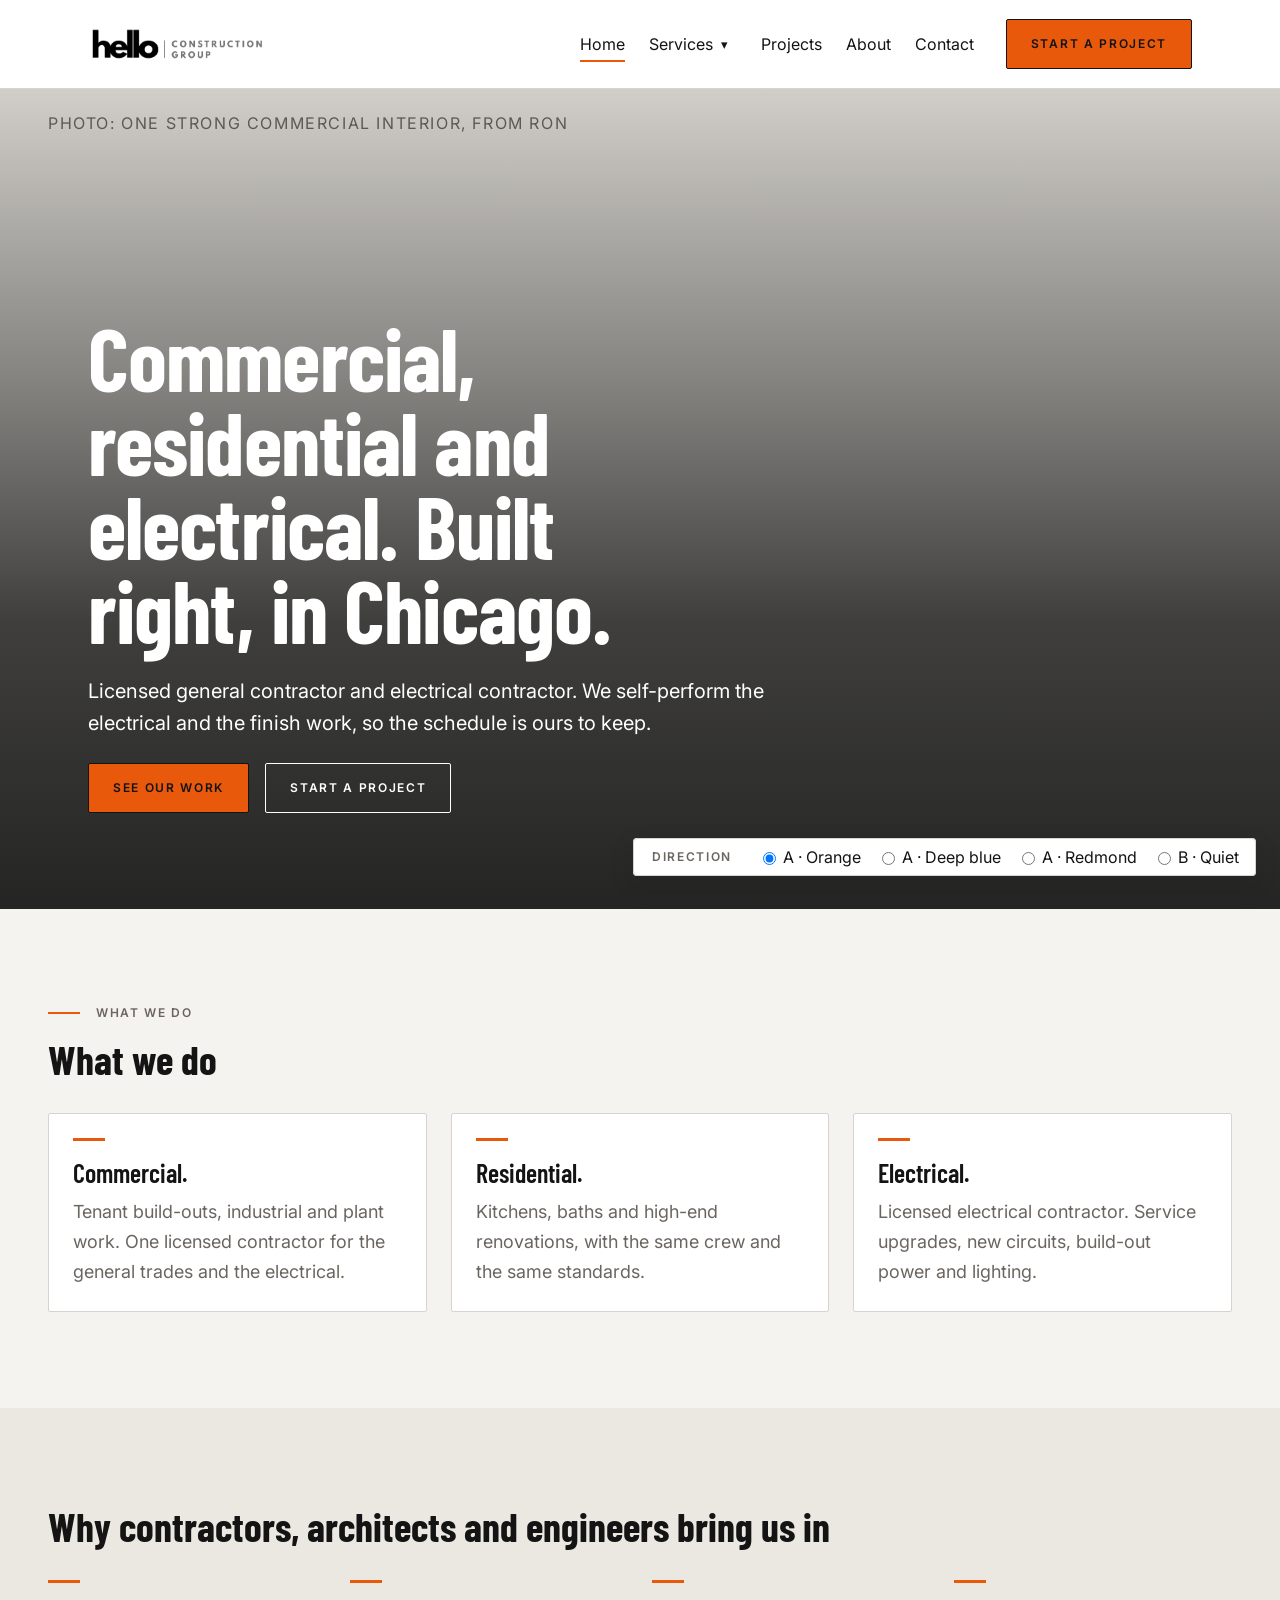
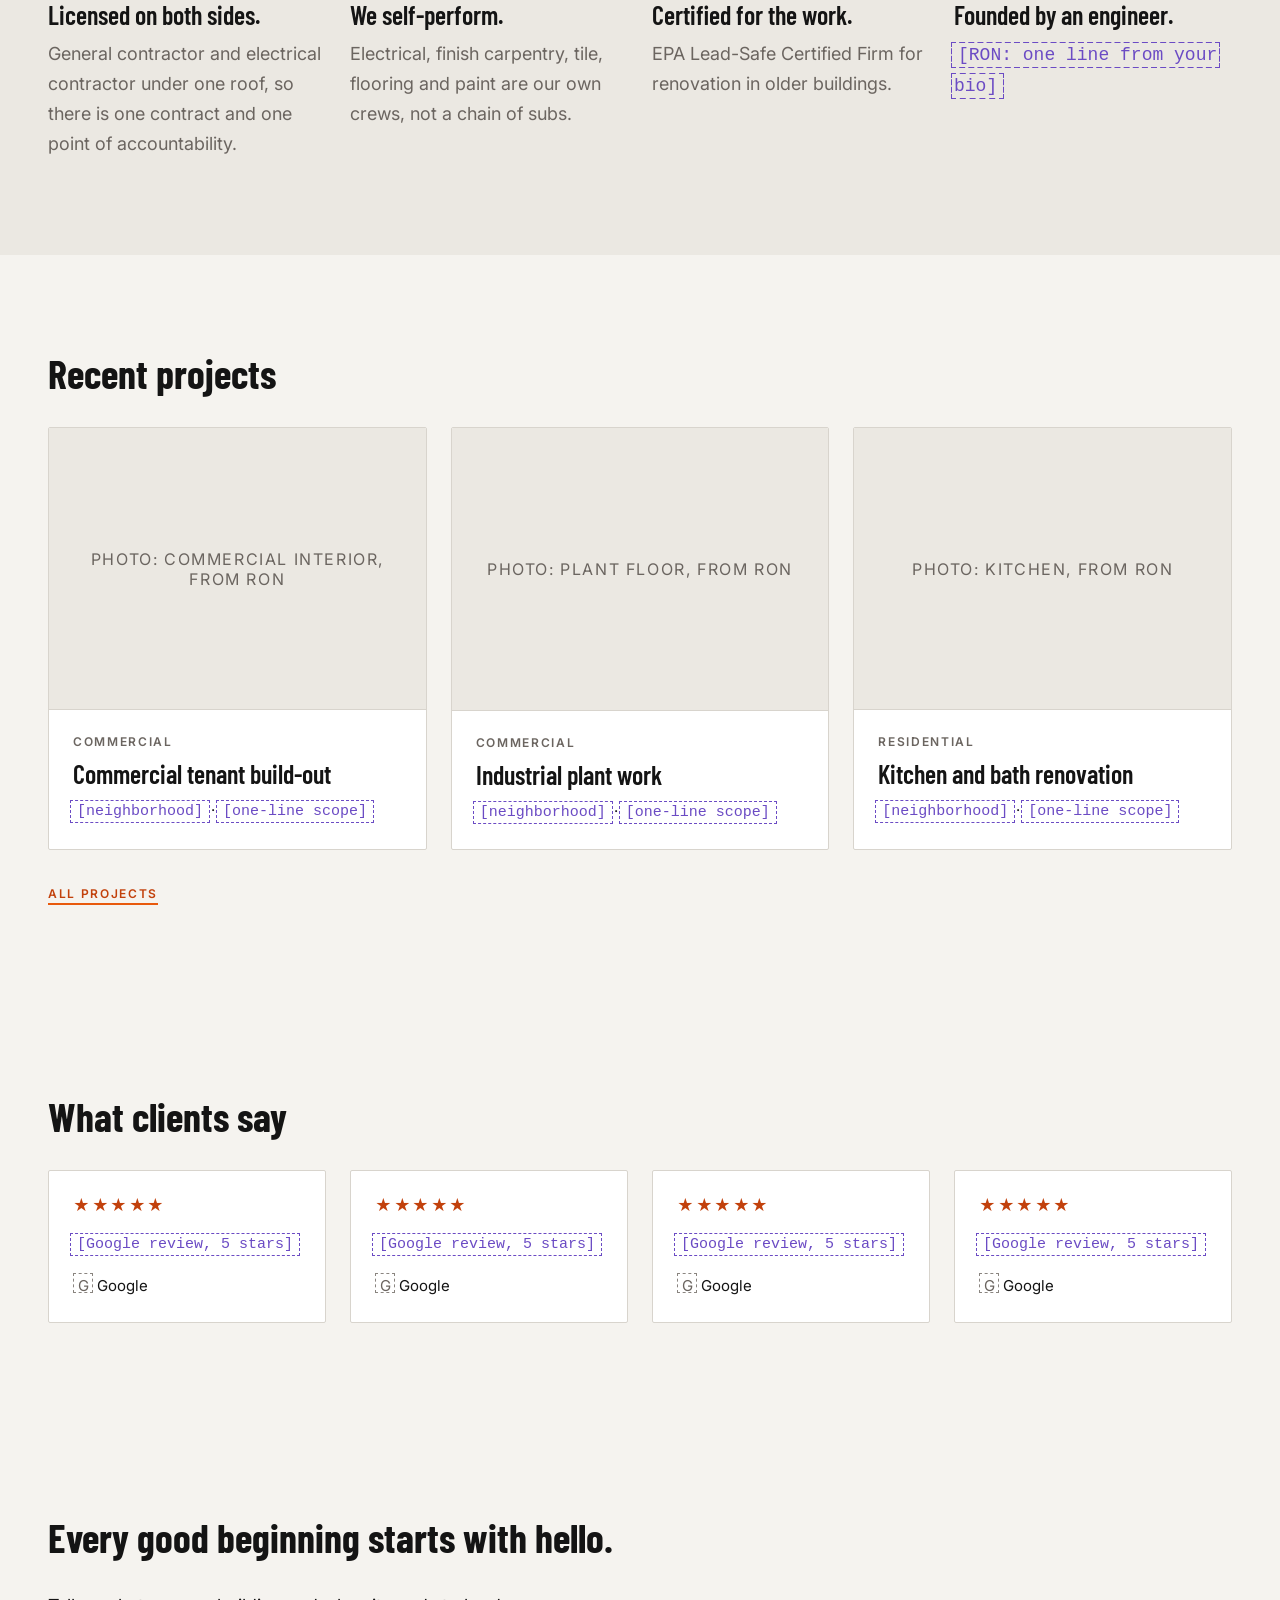
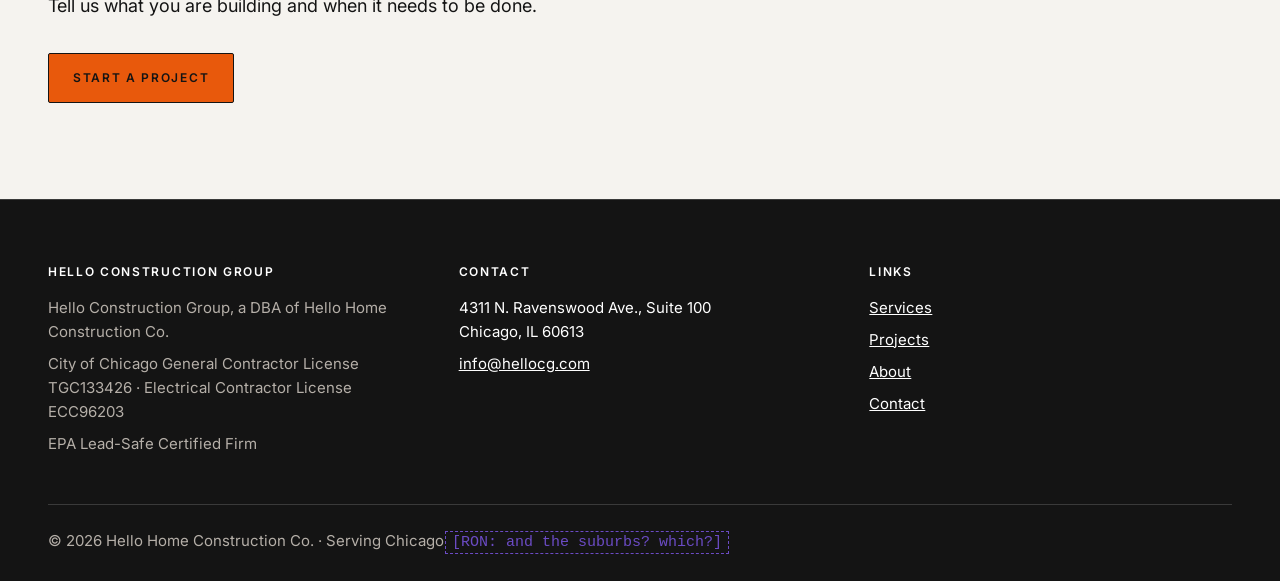
<file: index.html>
<!DOCTYPE html>
<html lang="en" data-theme="a-orange">
<head>
<meta charset="utf-8">
<meta name="viewport" content="width=device-width, initial-scale=1">
<title>Hello Construction Group | Commercial, Residential & Electrical Contractor, Chicago</title>
<meta name="description" content="Licensed Chicago general contractor and electrical contractor. Commercial tenant build-outs, industrial and plant work, high-end residential renovation. Hello Construction Group.">
<meta name="robots" content="noindex, nofollow">
<script>
  try {
    var t = localStorage.getItem('hellocg-theme');
    if (t) document.documentElement.setAttribute('data-theme', t);
  } catch (e) {}
</script>
<link rel="preconnect" href="https://fonts.googleapis.com">
<link rel="stylesheet" href="https://fonts.googleapis.com/css2?family=Barlow+Condensed:wght@600;700&family=Inter:wght@400;600&family=Fraunces:opsz,wght@9..144,300&family=DM+Sans:wght@400;500&display=swap">
<link rel="stylesheet" href="styles/tokens.css">
<link rel="stylesheet" href="styles/site.css">
</head>
<body>
<header class="site-header">
  <div class="header-inner">
    <a class="logo" href="index.html"><img src="assets/hellocg-wordmark.png" alt="Hello Construction Group" width="982" height="172"></a>
    <button class="menu-toggle" type="button" aria-expanded="false" aria-controls="site-nav" aria-label="Menu"><span class="menu-bars" aria-hidden="true"><i></i><i></i><i></i></span></button>
    <nav id="site-nav" class="site-nav" aria-label="Main">
      <ul class="nav-list">
        <li><a href="index.html" aria-current="page">Home</a></li>
        <li class="has-sub">
          <a href="services.html">Services</a><button class="sub-toggle" type="button" aria-expanded="false" aria-controls="sub-services" aria-label="Services menu"><span aria-hidden="true">▾</span></button>
          <ul id="sub-services" class="sub-list">
            <li><a href="commercial.html">Commercial</a></li>
            <li><a href="residential.html">Residential</a></li>
            <li><a href="electrical.html">Electrical</a></li>
          </ul>
        </li>
        <li><a href="projects.html">Projects</a></li>
        <li><a href="about.html">About</a></li>
        <li><a href="contact.html">Contact</a></li>
      </ul>
      <a class="btn btn-primary nav-cta" href="contact.html"><span class="t-label">Start a project</span></a>
    </nav>
  </div>
</header>
<main id="main">
<section class="hero">
  <figure class="hero-media"><div class="photo photo-hero"><span class="photo-label">PHOTO: one strong commercial interior, from Ron</span></div></figure>
  <div class="hero-copy">
    <h1 class="t-display">Commercial, residential and electrical. Built right, in Chicago.</h1>
    <p class="t-lead">Licensed general contractor and electrical contractor. We self-perform the electrical and the finish work, so the schedule is ours to keep.</p>
    <div class="hero-actions"><a class="btn btn-primary " href="projects.html"><span class="t-label">See our work</span></a><a class="btn btn-secondary btn-on-photo" href="contact.html"><span class="t-label">Start a project</span></a></div>
  </div>
</section>

<section class="section">
  <div class="container">
    <p class="t-label eyebrow"><span class="eyebrow-rule" aria-hidden="true"></span>What we do</p>
    <h2 class="t-h2">What we do</h2>
    <div class="grid-3 service-grid"><a class="service-card" href="commercial.html"><span class="tick" aria-hidden="true"></span><h3 class="t-h3">Commercial.</h3><p class="t-body muted">Tenant build-outs, industrial and plant work. One licensed contractor for the general trades and the electrical.</p></a><a class="service-card" href="residential.html"><span class="tick" aria-hidden="true"></span><h3 class="t-h3">Residential.</h3><p class="t-body muted">Kitchens, baths and high-end renovations, with the same crew and the same standards.</p></a><a class="service-card" href="electrical.html"><span class="tick" aria-hidden="true"></span><h3 class="t-h3">Electrical.</h3><p class="t-body muted">Licensed electrical contractor. Service upgrades, new circuits, build-out power and lighting.</p></a></div>
  </div>
</section>

<section class="section band">
  <div class="container">
    <h2 class="t-h2 narrow">Why contractors, architects and engineers bring us in</h2>
    <div class="grid-4 why-grid">
      <div class="why-item"><span class="tick" aria-hidden="true"></span><h3 class="t-h3">Licensed on both sides.</h3><p class="t-body muted">General contractor and electrical contractor under one roof, so there is one contract and one point of accountability.</p></div>
      <div class="why-item"><span class="tick" aria-hidden="true"></span><h3 class="t-h3">We self-perform.</h3><p class="t-body muted">Electrical, finish carpentry, tile, flooring and paint are our own crews, not a chain of subs.</p></div>
      <div class="why-item"><span class="tick" aria-hidden="true"></span><h3 class="t-h3">Certified for the work.</h3><p class="t-body muted">EPA Lead-Safe Certified Firm for renovation in older buildings.</p></div>
      <div class="why-item"><span class="tick" aria-hidden="true"></span><h3 class="t-h3">Founded by an engineer.</h3><p class="t-body muted"><span class="gap">[RON: one line from your bio]</span></p></div>
    </div>
  </div>
</section>

<section class="section">
  <div class="container">
    <h2 class="t-h2">Recent projects</h2>
    <div class="grid-3 project-grid">
      <a class="project-card" href="project.html">
  <div class="photo "><span class="photo-label">PHOTO: commercial interior, from Ron</span></div>
  <div class="project-card-body">
    <p class="t-label muted">Commercial</p>
    <h3 class="t-h3">Commercial tenant build-out</h3>
    <p class="t-small"><span class="gap">[neighborhood]</span> · <span class="gap">[one-line scope]</span></p>
  </div>
</a><a class="project-card" href="project.html">
  <div class="photo "><span class="photo-label">PHOTO: plant floor, from Ron</span></div>
  <div class="project-card-body">
    <p class="t-label muted">Commercial</p>
    <h3 class="t-h3">Industrial plant work</h3>
    <p class="t-small"><span class="gap">[neighborhood]</span> · <span class="gap">[one-line scope]</span></p>
  </div>
</a><a class="project-card" href="project.html">
  <div class="photo "><span class="photo-label">PHOTO: kitchen, from Ron</span></div>
  <div class="project-card-body">
    <p class="t-label muted">Residential</p>
    <h3 class="t-h3">Kitchen and bath renovation</h3>
    <p class="t-small"><span class="gap">[neighborhood]</span> · <span class="gap">[one-line scope]</span></p>
  </div>
</a>
    </div>
    <p class="section-link"><a class="t-label link-accent" href="projects.html">All projects</a></p>
  </div>
</section>

<section class="section reviews">
  <div class="container">
    <h2 class="t-h2">What clients say</h2>
    <div class="grid-4 review-grid">
      <div class="review-card"><p class="stars" aria-label="Five stars">★★★★★</p><p class="t-small"><span class="gap">[Google review, 5 stars]</span></p><p class="t-small google-mark"><span class="mark-placeholder" aria-hidden="true">G</span> Google</p></div><div class="review-card"><p class="stars" aria-label="Five stars">★★★★★</p><p class="t-small"><span class="gap">[Google review, 5 stars]</span></p><p class="t-small google-mark"><span class="mark-placeholder" aria-hidden="true">G</span> Google</p></div><div class="review-card"><p class="stars" aria-label="Five stars">★★★★★</p><p class="t-small"><span class="gap">[Google review, 5 stars]</span></p><p class="t-small google-mark"><span class="mark-placeholder" aria-hidden="true">G</span> Google</p></div><div class="review-card"><p class="stars" aria-label="Five stars">★★★★★</p><p class="t-small"><span class="gap">[Google review, 5 stars]</span></p><p class="t-small google-mark"><span class="mark-placeholder" aria-hidden="true">G</span> Google</p></div>
    </div>
  </div>
</section>

<section class="section closing">
  <div class="container">
    <h2 class="t-h2 narrow">Every good beginning starts with hello.</h2>
    <p class="t-body narrow">Tell us what you are building and when it needs to be done.</p>
    <p class="section-link"><a class="btn btn-primary " href="contact.html"><span class="t-label">Start a project</span></a></p>
  </div>
</section>
</main>
<footer class="site-footer">
  <div class="container footer-grid">
    <div class="footer-col">
      <p class="t-label footer-heading">Hello Construction Group</p>
      <p class="t-small footer-muted">Hello Construction Group, a DBA of Hello Home Construction Co.</p>
      <p class="t-small footer-muted">City of Chicago General Contractor License TGC133426 · Electrical Contractor License ECC96203</p>
      <p class="t-small footer-muted">EPA Lead-Safe Certified Firm</p>
    </div>
    <div class="footer-col">
      <p class="t-label footer-heading">Contact</p>
      <p class="t-small">4311 N. Ravenswood Ave., Suite 100<br>Chicago, IL 60613</p>
      <p class="t-small"><a href="mailto:info@hellocg.com">info@hellocg.com</a></p>
    </div>
    <div class="footer-col">
      <p class="t-label footer-heading">Links</p>
      <ul class="footer-links t-small">
        <li><a href="services.html">Services</a></li>
        <li><a href="projects.html">Projects</a></li>
        <li><a href="about.html">About</a></li>
        <li><a href="contact.html">Contact</a></li>
      </ul>
    </div>
  </div>
  <div class="container footer-bottom">
    <p class="t-small footer-muted">© 2026 Hello Home Construction Co. · Serving Chicago <span class="gap">[RON: and the suburbs? which?]</span></p>
  </div>
</footer>
<!-- Review scaffolding: delete before launch -->
<fieldset class="theme-control" aria-label="Design direction">
  <legend class="t-label">Direction</legend>
  <label><input type="radio" name="theme" value="a-orange" id="theme-a-orange"> A · Orange</label>
  <label><input type="radio" name="theme" value="a-blue" id="theme-a-blue"> A · Deep blue</label>
  <label><input type="radio" name="theme" value="a-red" id="theme-a-red"> A · Redmond</label>
  <label><input type="radio" name="theme" value="b" id="theme-b"> B · Quiet</label>
</fieldset>
<script src="scripts/theme.js"></script>
<script src="scripts/nav.js"></script>
</body>
</html>
</file>
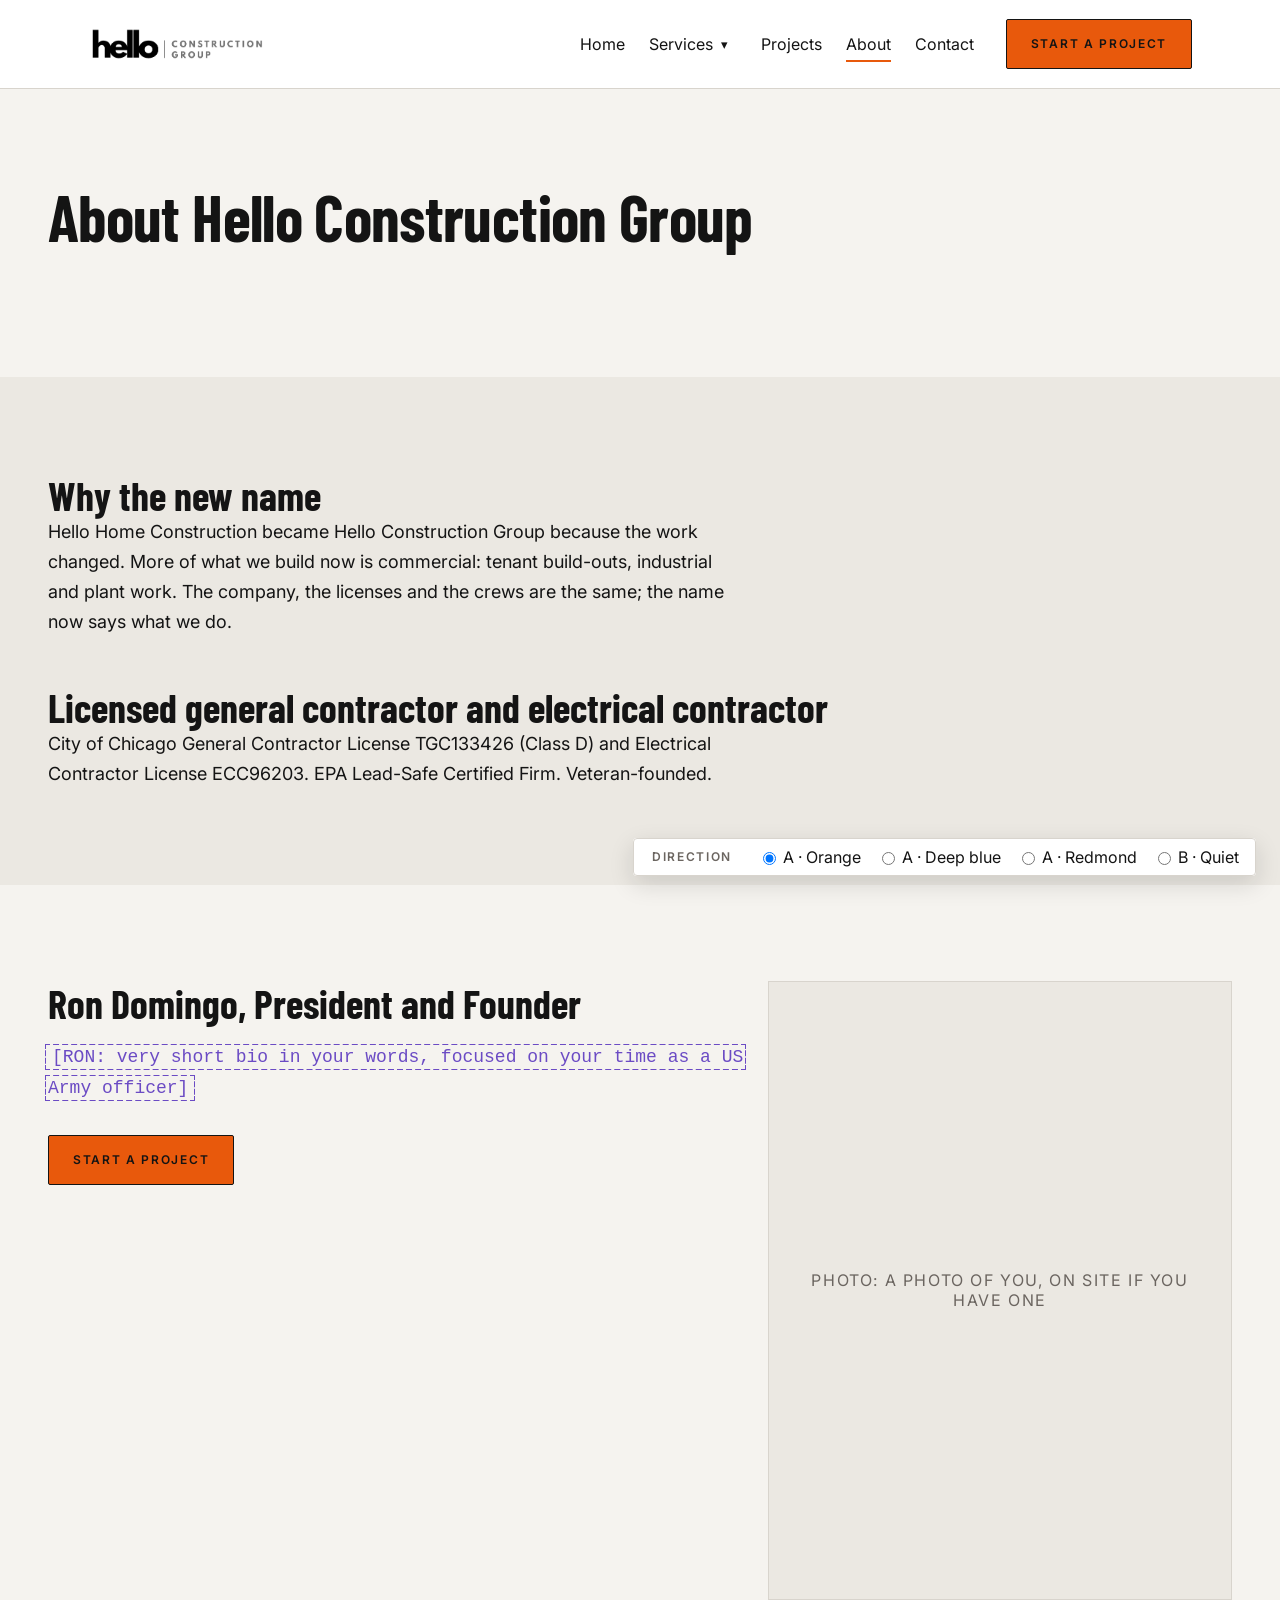
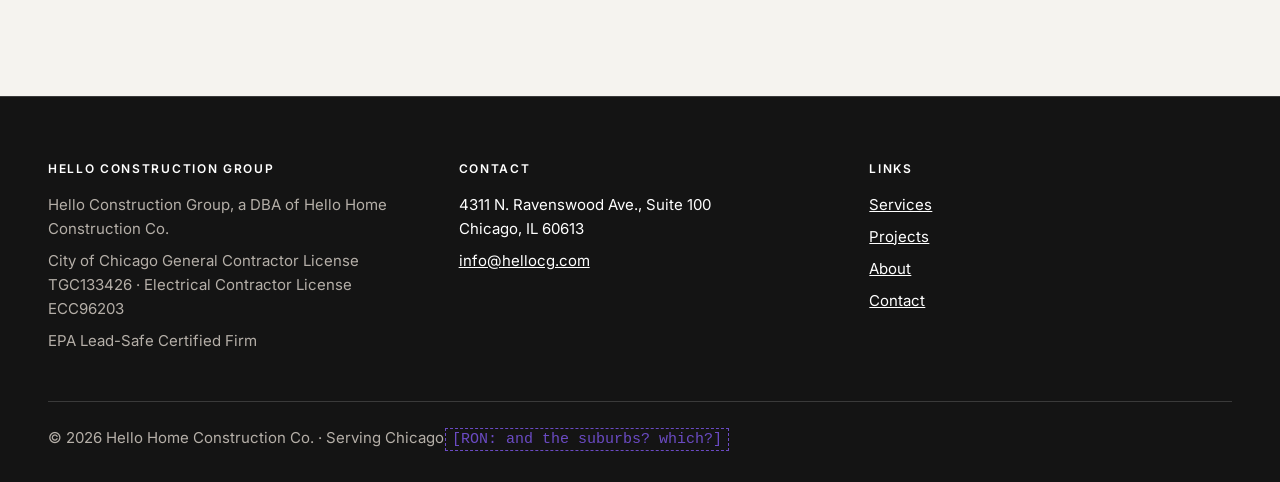
<file: about.html>
<!DOCTYPE html>
<html lang="en" data-theme="a-orange">
<head>
<meta charset="utf-8">
<meta name="viewport" content="width=device-width, initial-scale=1">
<title>About Hello Construction Group | Licensed GC & Electrical Contractor, Chicago</title>
<meta name="description" content="Hello Construction Group is the new name of Hello Home Construction Co., a licensed Chicago general and electrical contractor founded by an engineer and US Army officer.">
<meta name="robots" content="noindex, nofollow">
<script>
  try {
    var t = localStorage.getItem('hellocg-theme');
    if (t) document.documentElement.setAttribute('data-theme', t);
  } catch (e) {}
</script>
<link rel="preconnect" href="https://fonts.googleapis.com">
<link rel="stylesheet" href="https://fonts.googleapis.com/css2?family=Barlow+Condensed:wght@600;700&family=Inter:wght@400;600&family=Fraunces:opsz,wght@9..144,300&family=DM+Sans:wght@400;500&display=swap">
<link rel="stylesheet" href="styles/tokens.css">
<link rel="stylesheet" href="styles/site.css">
</head>
<body>
<header class="site-header">
  <div class="header-inner">
    <a class="logo" href="index.html"><img src="assets/hellocg-wordmark.png" alt="Hello Construction Group" width="982" height="172"></a>
    <button class="menu-toggle" type="button" aria-expanded="false" aria-controls="site-nav" aria-label="Menu"><span class="menu-bars" aria-hidden="true"><i></i><i></i><i></i></span></button>
    <nav id="site-nav" class="site-nav" aria-label="Main">
      <ul class="nav-list">
        <li><a href="index.html">Home</a></li>
        <li class="has-sub">
          <a href="services.html">Services</a><button class="sub-toggle" type="button" aria-expanded="false" aria-controls="sub-services" aria-label="Services menu"><span aria-hidden="true">▾</span></button>
          <ul id="sub-services" class="sub-list">
            <li><a href="commercial.html">Commercial</a></li>
            <li><a href="residential.html">Residential</a></li>
            <li><a href="electrical.html">Electrical</a></li>
          </ul>
        </li>
        <li><a href="projects.html">Projects</a></li>
        <li><a href="about.html" aria-current="page">About</a></li>
        <li><a href="contact.html">Contact</a></li>
      </ul>
      <a class="btn btn-primary nav-cta" href="contact.html"><span class="t-label">Start a project</span></a>
    </nav>
  </div>
</header>
<main id="main">
<section class="section page-head">
  <div class="container"><h1 class="t-h1">About Hello Construction Group</h1></div>
</section>
<section class="section band">
  <div class="container stack-lg">
    <div><h2 class="t-h2">Why the new name</h2><p class="t-body narrow">Hello Home Construction became Hello Construction Group because the work changed. More of what we build now is commercial: tenant build-outs, industrial and plant work. The company, the licenses and the crews are the same; the name now says what we do.</p></div>
    <div><h2 class="t-h2">Licensed general contractor and electrical contractor</h2><p class="t-body narrow">City of Chicago General Contractor License TGC133426 (Class D) and Electrical Contractor License ECC96203. EPA Lead-Safe Certified Firm. Veteran-founded.</p></div>
  </div>
</section>
<section class="section">
  <div class="container">
    <div class="grid-2 bio-grid">
      <div><h2 class="t-h2">Ron Domingo, President and Founder</h2><p class="t-body"><span class="gap">[RON: very short bio in your words, focused on your time as a US Army officer]</span></p><p class="section-link"><a class="btn btn-primary " href="contact.html"><span class="t-label">Start a project</span></a></p></div>
      <div class="photo photo-portrait"><span class="photo-label">PHOTO: a photo of you, on site if you have one</span></div>
    </div>
  </div>
</section>
</main>
<footer class="site-footer">
  <div class="container footer-grid">
    <div class="footer-col">
      <p class="t-label footer-heading">Hello Construction Group</p>
      <p class="t-small footer-muted">Hello Construction Group, a DBA of Hello Home Construction Co.</p>
      <p class="t-small footer-muted">City of Chicago General Contractor License TGC133426 · Electrical Contractor License ECC96203</p>
      <p class="t-small footer-muted">EPA Lead-Safe Certified Firm</p>
    </div>
    <div class="footer-col">
      <p class="t-label footer-heading">Contact</p>
      <p class="t-small">4311 N. Ravenswood Ave., Suite 100<br>Chicago, IL 60613</p>
      <p class="t-small"><a href="mailto:info@hellocg.com">info@hellocg.com</a></p>
    </div>
    <div class="footer-col">
      <p class="t-label footer-heading">Links</p>
      <ul class="footer-links t-small">
        <li><a href="services.html">Services</a></li>
        <li><a href="projects.html">Projects</a></li>
        <li><a href="about.html">About</a></li>
        <li><a href="contact.html">Contact</a></li>
      </ul>
    </div>
  </div>
  <div class="container footer-bottom">
    <p class="t-small footer-muted">© 2026 Hello Home Construction Co. · Serving Chicago <span class="gap">[RON: and the suburbs? which?]</span></p>
  </div>
</footer>
<!-- Review scaffolding: delete before launch -->
<fieldset class="theme-control" aria-label="Design direction">
  <legend class="t-label">Direction</legend>
  <label><input type="radio" name="theme" value="a-orange" id="theme-a-orange"> A · Orange</label>
  <label><input type="radio" name="theme" value="a-blue" id="theme-a-blue"> A · Deep blue</label>
  <label><input type="radio" name="theme" value="a-red" id="theme-a-red"> A · Redmond</label>
  <label><input type="radio" name="theme" value="b" id="theme-b"> B · Quiet</label>
</fieldset>
<script src="scripts/theme.js"></script>
<script src="scripts/nav.js"></script>
</body>
</html>
</file>
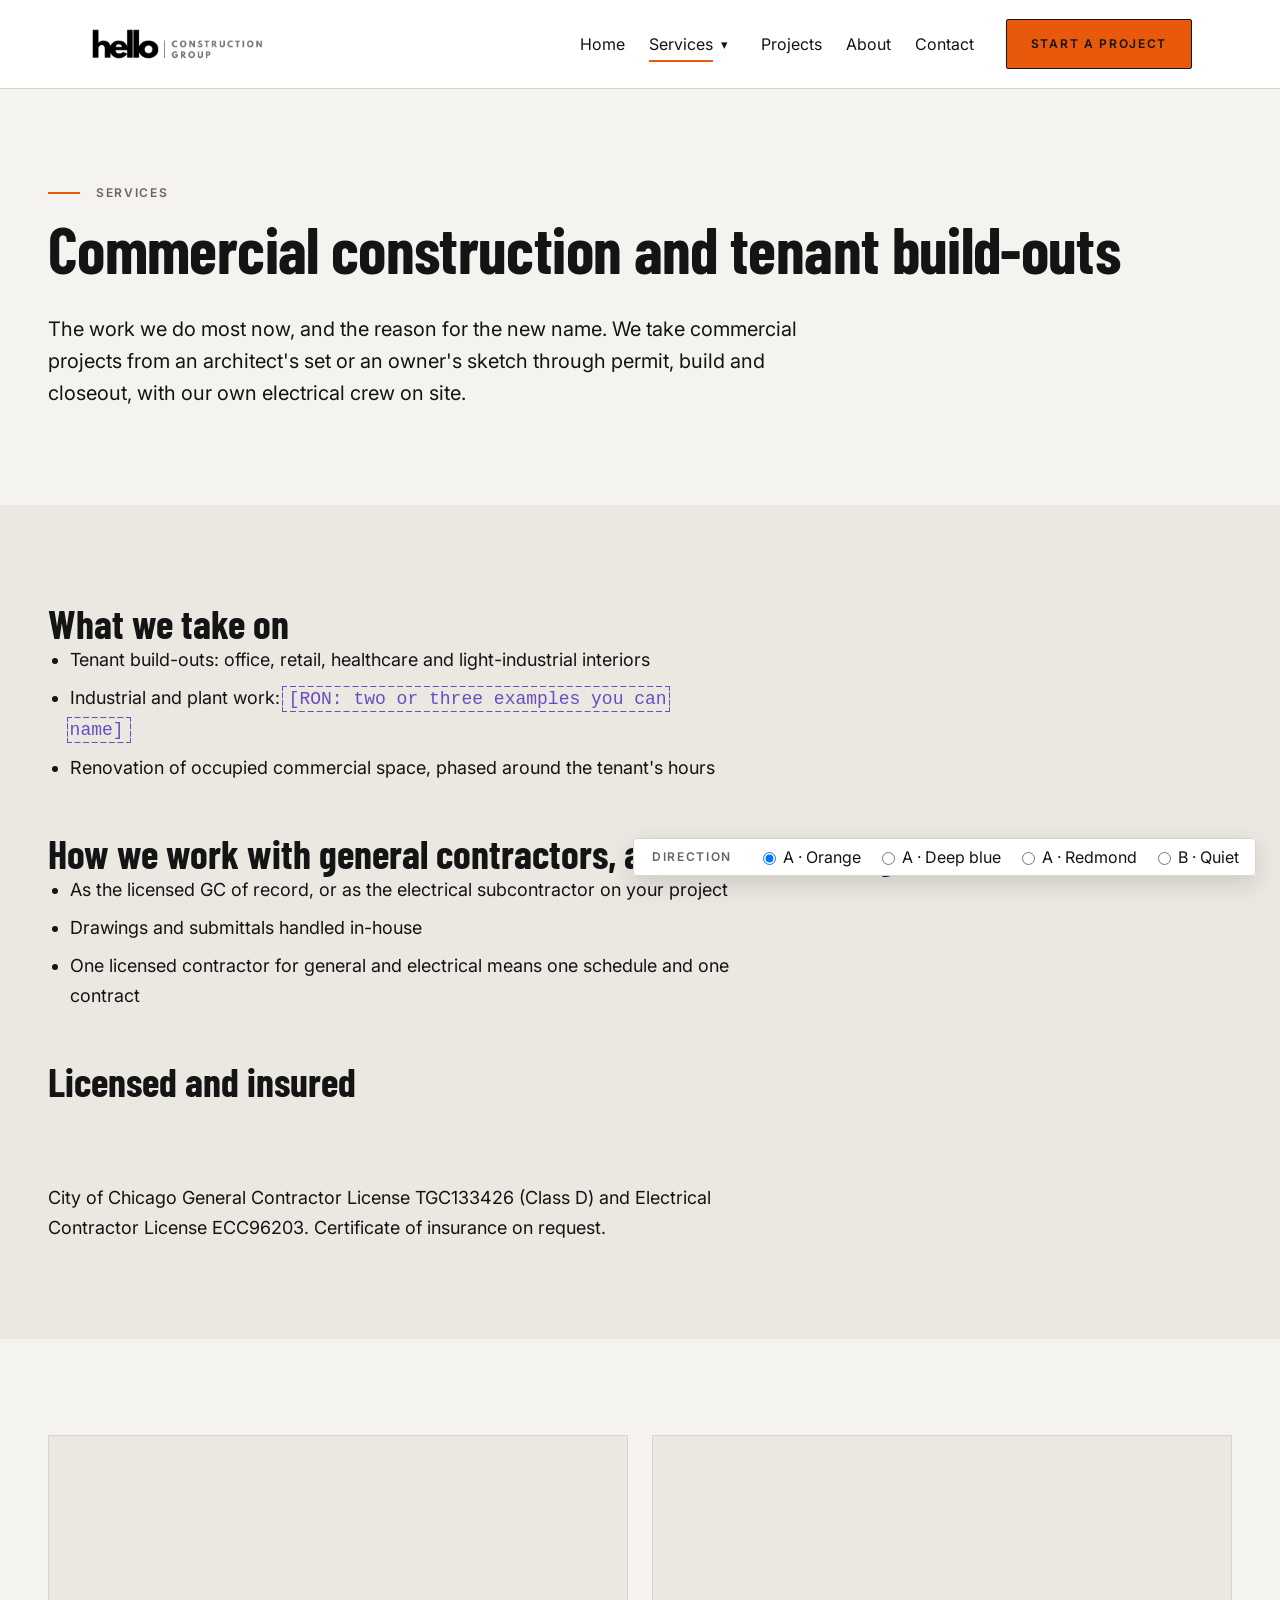
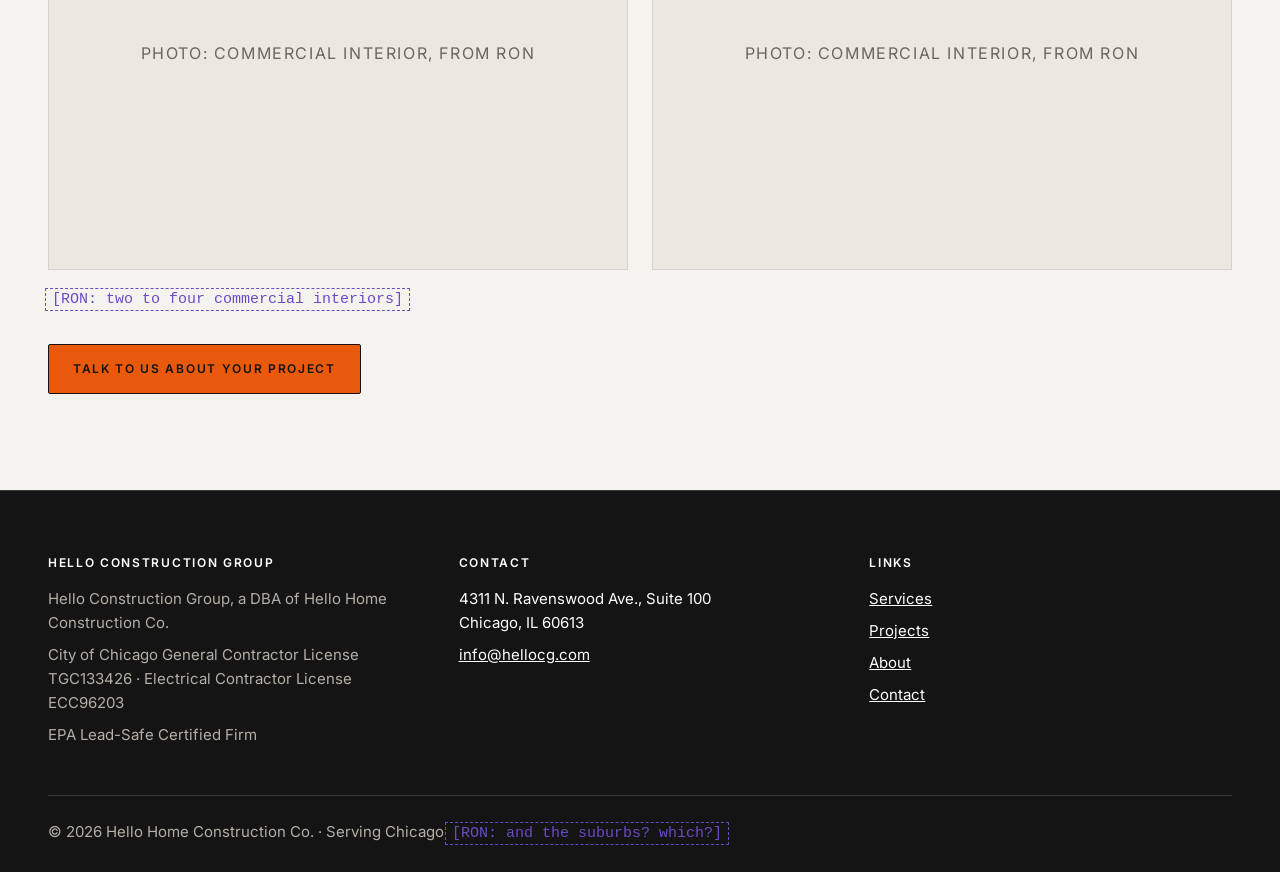
<file: commercial.html>
<!DOCTYPE html>
<html lang="en" data-theme="a-orange">
<head>
<meta charset="utf-8">
<meta name="viewport" content="width=device-width, initial-scale=1">
<title>Commercial Construction & Tenant Build-Outs in Chicago | Hello Construction Group</title>
<meta name="description" content="Commercial general contractor for tenant build-outs, industrial and plant work in Chicago. Licensed GC and electrical contractor on one contract.">
<meta name="robots" content="noindex, nofollow">
<script>
  try {
    var t = localStorage.getItem('hellocg-theme');
    if (t) document.documentElement.setAttribute('data-theme', t);
  } catch (e) {}
</script>
<link rel="preconnect" href="https://fonts.googleapis.com">
<link rel="stylesheet" href="https://fonts.googleapis.com/css2?family=Barlow+Condensed:wght@600;700&family=Inter:wght@400;600&family=Fraunces:opsz,wght@9..144,300&family=DM+Sans:wght@400;500&display=swap">
<link rel="stylesheet" href="styles/tokens.css">
<link rel="stylesheet" href="styles/site.css">
</head>
<body>
<header class="site-header">
  <div class="header-inner">
    <a class="logo" href="index.html"><img src="assets/hellocg-wordmark.png" alt="Hello Construction Group" width="982" height="172"></a>
    <button class="menu-toggle" type="button" aria-expanded="false" aria-controls="site-nav" aria-label="Menu"><span class="menu-bars" aria-hidden="true"><i></i><i></i><i></i></span></button>
    <nav id="site-nav" class="site-nav" aria-label="Main">
      <ul class="nav-list">
        <li><a href="index.html">Home</a></li>
        <li class="has-sub">
          <a href="services.html" aria-current="page">Services</a><button class="sub-toggle" type="button" aria-expanded="false" aria-controls="sub-services" aria-label="Services menu"><span aria-hidden="true">▾</span></button>
          <ul id="sub-services" class="sub-list">
            <li><a href="commercial.html" aria-current="page">Commercial</a></li>
            <li><a href="residential.html">Residential</a></li>
            <li><a href="electrical.html">Electrical</a></li>
          </ul>
        </li>
        <li><a href="projects.html">Projects</a></li>
        <li><a href="about.html">About</a></li>
        <li><a href="contact.html">Contact</a></li>
      </ul>
      <a class="btn btn-primary nav-cta" href="contact.html"><span class="t-label">Start a project</span></a>
    </nav>
  </div>
</header>
<main id="main">
<section class="section page-head">
  <div class="container">
    <p class="t-label eyebrow"><span class="eyebrow-rule" aria-hidden="true"></span>Services</p>
    <h1 class="t-h1">Commercial construction and tenant build-outs</h1>
    <p class="t-lead narrow">The work we do most now, and the reason for the new name. We take commercial projects from an architect's set or an owner's sketch through permit, build and closeout, with our own electrical crew on site.</p>
  </div>
</section>
<section class="section band">
  <div class="container stack-lg">
    <div><h2 class="t-h2">What we take on</h2><ul class="t-body list narrow"><li>Tenant build-outs: office, retail, healthcare and light-industrial interiors</li><li>Industrial and plant work: <span class="gap">[RON: two or three examples you can name]</span></li><li>Renovation of occupied commercial space, phased around the tenant's hours</li></ul></div>
    <div><h2 class="t-h2">How we work with general contractors, architects and engineers</h2><ul class="t-body list narrow"><li>As the licensed GC of record, or as the electrical subcontractor on your project</li><li>Drawings and submittals handled in-house</li><li>One licensed contractor for general and electrical means one schedule and one contract</li></ul></div>
    <h2 class="t-h2">Licensed and insured</h2><p class="t-body narrow">City of Chicago General Contractor License TGC133426 (Class D) and Electrical Contractor License ECC96203. Certificate of insurance on request.</p>
  </div>
</section>
<section class="section">
  <div class="container">
    <div class="grid-2 photo-grid"><div class="photo "><span class="photo-label">PHOTO: commercial interior, from Ron</span></div><div class="photo "><span class="photo-label">PHOTO: commercial interior, from Ron</span></div></div>
    <p class="t-small muted photo-note"><span class="gap">[RON: two to four commercial interiors]</span></p>
    <p class="section-link"><a class="btn btn-primary " href="contact.html"><span class="t-label">Talk to us about your project</span></a></p>
  </div>
</section>
</main>
<footer class="site-footer">
  <div class="container footer-grid">
    <div class="footer-col">
      <p class="t-label footer-heading">Hello Construction Group</p>
      <p class="t-small footer-muted">Hello Construction Group, a DBA of Hello Home Construction Co.</p>
      <p class="t-small footer-muted">City of Chicago General Contractor License TGC133426 · Electrical Contractor License ECC96203</p>
      <p class="t-small footer-muted">EPA Lead-Safe Certified Firm</p>
    </div>
    <div class="footer-col">
      <p class="t-label footer-heading">Contact</p>
      <p class="t-small">4311 N. Ravenswood Ave., Suite 100<br>Chicago, IL 60613</p>
      <p class="t-small"><a href="mailto:info@hellocg.com">info@hellocg.com</a></p>
    </div>
    <div class="footer-col">
      <p class="t-label footer-heading">Links</p>
      <ul class="footer-links t-small">
        <li><a href="services.html">Services</a></li>
        <li><a href="projects.html">Projects</a></li>
        <li><a href="about.html">About</a></li>
        <li><a href="contact.html">Contact</a></li>
      </ul>
    </div>
  </div>
  <div class="container footer-bottom">
    <p class="t-small footer-muted">© 2026 Hello Home Construction Co. · Serving Chicago <span class="gap">[RON: and the suburbs? which?]</span></p>
  </div>
</footer>
<!-- Review scaffolding: delete before launch -->
<fieldset class="theme-control" aria-label="Design direction">
  <legend class="t-label">Direction</legend>
  <label><input type="radio" name="theme" value="a-orange" id="theme-a-orange"> A · Orange</label>
  <label><input type="radio" name="theme" value="a-blue" id="theme-a-blue"> A · Deep blue</label>
  <label><input type="radio" name="theme" value="a-red" id="theme-a-red"> A · Redmond</label>
  <label><input type="radio" name="theme" value="b" id="theme-b"> B · Quiet</label>
</fieldset>
<script src="scripts/theme.js"></script>
<script src="scripts/nav.js"></script>
</body>
</html>
</file>
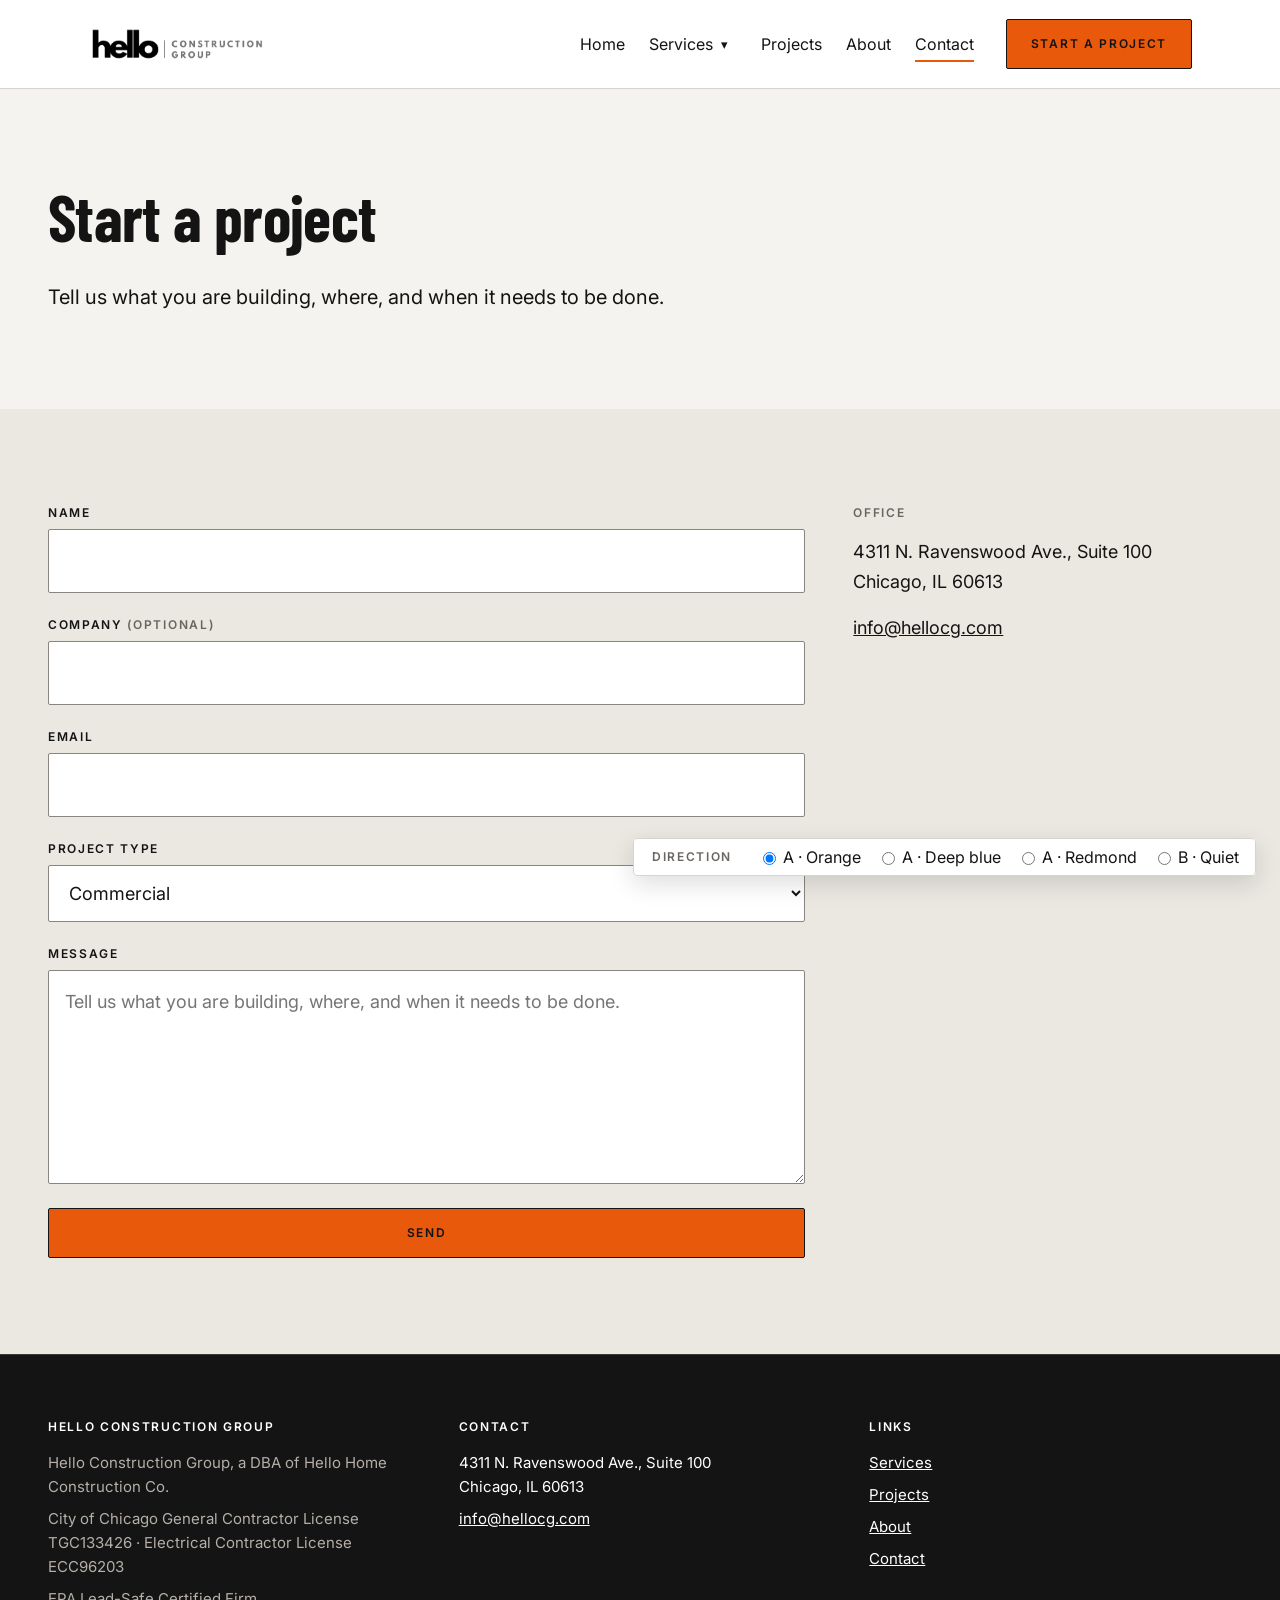
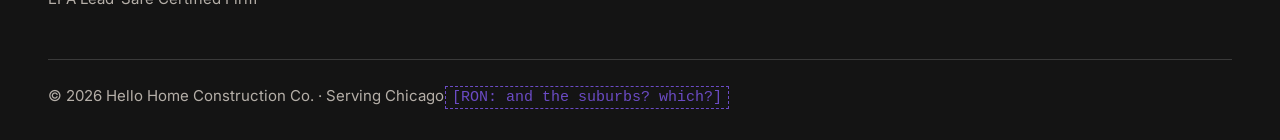
<file: contact.html>
<!DOCTYPE html>
<html lang="en" data-theme="a-orange">
<head>
<meta charset="utf-8">
<meta name="viewport" content="width=device-width, initial-scale=1">
<title>Contact Hello Construction Group | Chicago</title>
<meta name="description" content="Tell us about your commercial, residential or electrical project. Hello Construction Group, 4311 N. Ravenswood Ave., Chicago. Email info@hellocg.com or use the form.">
<meta name="robots" content="noindex, nofollow">
<script>
  try {
    var t = localStorage.getItem('hellocg-theme');
    if (t) document.documentElement.setAttribute('data-theme', t);
  } catch (e) {}
</script>
<link rel="preconnect" href="https://fonts.googleapis.com">
<link rel="stylesheet" href="https://fonts.googleapis.com/css2?family=Barlow+Condensed:wght@600;700&family=Inter:wght@400;600&family=Fraunces:opsz,wght@9..144,300&family=DM+Sans:wght@400;500&display=swap">
<link rel="stylesheet" href="styles/tokens.css">
<link rel="stylesheet" href="styles/site.css">
</head>
<body>
<header class="site-header">
  <div class="header-inner">
    <a class="logo" href="index.html"><img src="assets/hellocg-wordmark.png" alt="Hello Construction Group" width="982" height="172"></a>
    <button class="menu-toggle" type="button" aria-expanded="false" aria-controls="site-nav" aria-label="Menu"><span class="menu-bars" aria-hidden="true"><i></i><i></i><i></i></span></button>
    <nav id="site-nav" class="site-nav" aria-label="Main">
      <ul class="nav-list">
        <li><a href="index.html">Home</a></li>
        <li class="has-sub">
          <a href="services.html">Services</a><button class="sub-toggle" type="button" aria-expanded="false" aria-controls="sub-services" aria-label="Services menu"><span aria-hidden="true">▾</span></button>
          <ul id="sub-services" class="sub-list">
            <li><a href="commercial.html">Commercial</a></li>
            <li><a href="residential.html">Residential</a></li>
            <li><a href="electrical.html">Electrical</a></li>
          </ul>
        </li>
        <li><a href="projects.html">Projects</a></li>
        <li><a href="about.html">About</a></li>
        <li><a href="contact.html" aria-current="page">Contact</a></li>
      </ul>
      <a class="btn btn-primary nav-cta" href="contact.html"><span class="t-label">Start a project</span></a>
    </nav>
  </div>
</header>
<main id="main">
<section class="section page-head">
  <div class="container">
    <h1 class="t-h1">Start a project</h1>
    <p class="t-lead narrow">Tell us what you are building, where, and when it needs to be done.</p>
  </div>
</section>
<section class="section band">
  <div class="container grid-contact">
    <form class="contact-form" id="contact-form" novalidate>
      <div class="field"><label class="t-label" for="f-name">Name</label><input class="t-body" type="text" id="f-name" name="name" autocomplete="name" required></div>
      <div class="field"><label class="t-label" for="f-company">Company <span class="muted">(optional)</span></label><input class="t-body" type="text" id="f-company" name="company" autocomplete="organization"></div>
      <div class="field"><label class="t-label" for="f-email">Email</label><input class="t-body" type="email" id="f-email" name="email" autocomplete="email" required aria-describedby="f-email-error"><p class="t-small field-error" id="f-email-error" hidden>Enter an email address we can reply to, for example name@company.com.</p></div>
      <div class="field"><label class="t-label" for="f-type">Project type</label><select class="t-body" id="f-type" name="type"><option>Commercial</option><option>Residential</option><option>Electrical</option><option>Not sure</option></select></div>
      <div class="field"><label class="t-label" for="f-message">Message</label><textarea class="t-body" id="f-message" name="message" rows="6" placeholder="Tell us what you are building, where, and when it needs to be done."></textarea></div>
      <button class="btn btn-primary" type="submit" id="f-send"><span class="t-label">Send</span></button>
      <!-- A real handler goes here: post to the Wix form / info@hellocg.com notification. -->
    </form>
    <p class="t-body form-success" id="contact-success" hidden><strong class="success-word">Sent.</strong> Thank you — we have your message and will come back to you at the email address you gave.</p>
    <aside class="contact-side">
      <p class="t-label muted">Office</p>
      <p class="t-body">4311 N. Ravenswood Ave., Suite 100<br>Chicago, IL 60613</p>
      <p class="t-body"><a href="mailto:info@hellocg.com">info@hellocg.com</a></p>
    </aside>
  </div>
</section>
</main>
<footer class="site-footer">
  <div class="container footer-grid">
    <div class="footer-col">
      <p class="t-label footer-heading">Hello Construction Group</p>
      <p class="t-small footer-muted">Hello Construction Group, a DBA of Hello Home Construction Co.</p>
      <p class="t-small footer-muted">City of Chicago General Contractor License TGC133426 · Electrical Contractor License ECC96203</p>
      <p class="t-small footer-muted">EPA Lead-Safe Certified Firm</p>
    </div>
    <div class="footer-col">
      <p class="t-label footer-heading">Contact</p>
      <p class="t-small">4311 N. Ravenswood Ave., Suite 100<br>Chicago, IL 60613</p>
      <p class="t-small"><a href="mailto:info@hellocg.com">info@hellocg.com</a></p>
    </div>
    <div class="footer-col">
      <p class="t-label footer-heading">Links</p>
      <ul class="footer-links t-small">
        <li><a href="services.html">Services</a></li>
        <li><a href="projects.html">Projects</a></li>
        <li><a href="about.html">About</a></li>
        <li><a href="contact.html">Contact</a></li>
      </ul>
    </div>
  </div>
  <div class="container footer-bottom">
    <p class="t-small footer-muted">© 2026 Hello Home Construction Co. · Serving Chicago <span class="gap">[RON: and the suburbs? which?]</span></p>
  </div>
</footer>
<!-- Review scaffolding: delete before launch -->
<fieldset class="theme-control" aria-label="Design direction">
  <legend class="t-label">Direction</legend>
  <label><input type="radio" name="theme" value="a-orange" id="theme-a-orange"> A · Orange</label>
  <label><input type="radio" name="theme" value="a-blue" id="theme-a-blue"> A · Deep blue</label>
  <label><input type="radio" name="theme" value="a-red" id="theme-a-red"> A · Redmond</label>
  <label><input type="radio" name="theme" value="b" id="theme-b"> B · Quiet</label>
</fieldset>
<script src="scripts/theme.js"></script>
<script src="scripts/nav.js"></script>
</body>
</html>
</file>
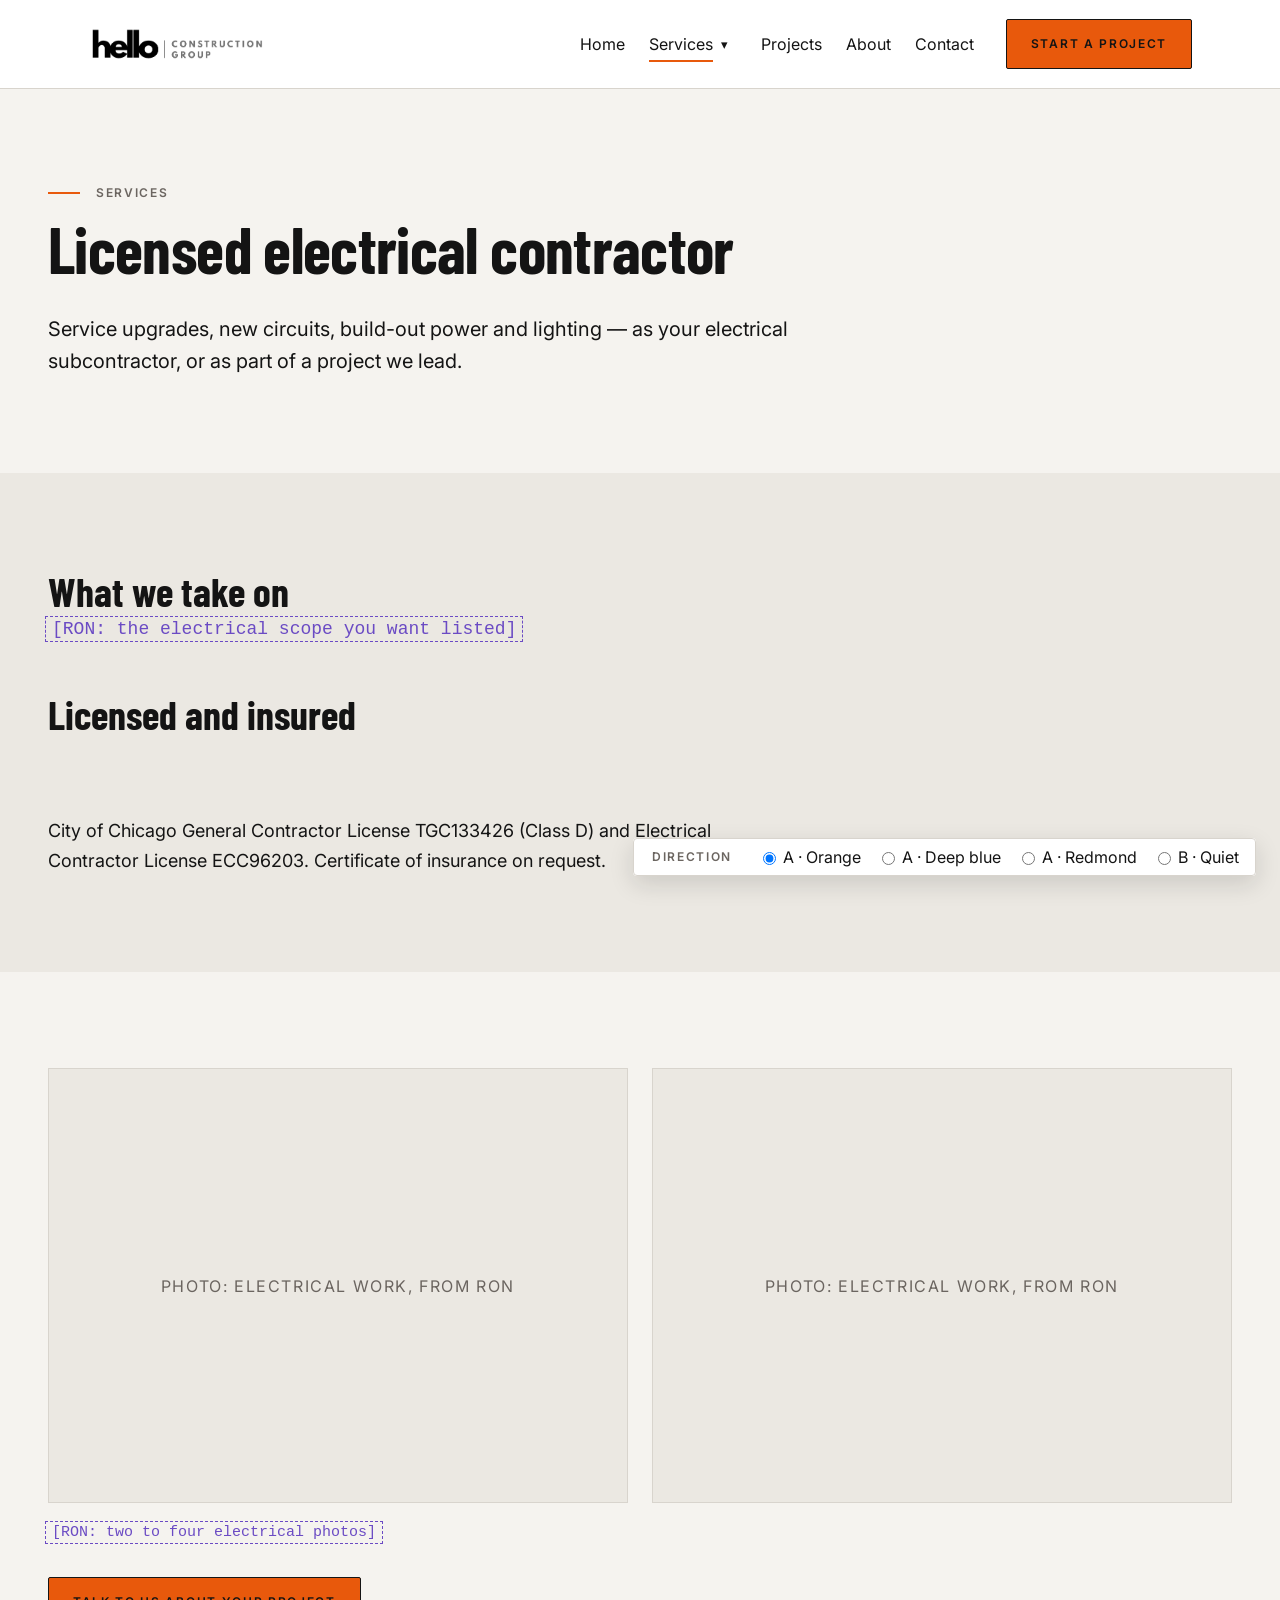
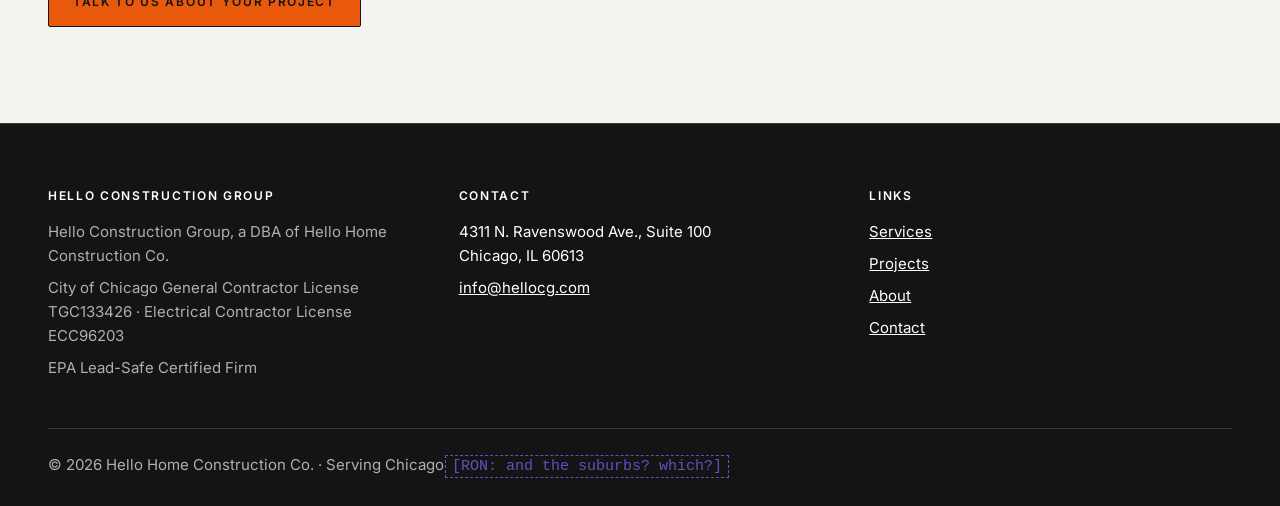
<file: electrical.html>
<!DOCTYPE html>
<html lang="en" data-theme="a-orange">
<head>
<meta charset="utf-8">
<meta name="viewport" content="width=device-width, initial-scale=1">
<title>Licensed Electrical Contractor, Chicago | Hello Construction Group</title>
<meta name="description" content="Licensed Chicago electrical contractor for commercial build-outs, service upgrades, new circuits and lighting. License ECC96203.">
<meta name="robots" content="noindex, nofollow">
<script>
  try {
    var t = localStorage.getItem('hellocg-theme');
    if (t) document.documentElement.setAttribute('data-theme', t);
  } catch (e) {}
</script>
<link rel="preconnect" href="https://fonts.googleapis.com">
<link rel="stylesheet" href="https://fonts.googleapis.com/css2?family=Barlow+Condensed:wght@600;700&family=Inter:wght@400;600&family=Fraunces:opsz,wght@9..144,300&family=DM+Sans:wght@400;500&display=swap">
<link rel="stylesheet" href="styles/tokens.css">
<link rel="stylesheet" href="styles/site.css">
</head>
<body>
<header class="site-header">
  <div class="header-inner">
    <a class="logo" href="index.html"><img src="assets/hellocg-wordmark.png" alt="Hello Construction Group" width="982" height="172"></a>
    <button class="menu-toggle" type="button" aria-expanded="false" aria-controls="site-nav" aria-label="Menu"><span class="menu-bars" aria-hidden="true"><i></i><i></i><i></i></span></button>
    <nav id="site-nav" class="site-nav" aria-label="Main">
      <ul class="nav-list">
        <li><a href="index.html">Home</a></li>
        <li class="has-sub">
          <a href="services.html" aria-current="page">Services</a><button class="sub-toggle" type="button" aria-expanded="false" aria-controls="sub-services" aria-label="Services menu"><span aria-hidden="true">▾</span></button>
          <ul id="sub-services" class="sub-list">
            <li><a href="commercial.html">Commercial</a></li>
            <li><a href="residential.html">Residential</a></li>
            <li><a href="electrical.html" aria-current="page">Electrical</a></li>
          </ul>
        </li>
        <li><a href="projects.html">Projects</a></li>
        <li><a href="about.html">About</a></li>
        <li><a href="contact.html">Contact</a></li>
      </ul>
      <a class="btn btn-primary nav-cta" href="contact.html"><span class="t-label">Start a project</span></a>
    </nav>
  </div>
</header>
<main id="main">
<section class="section page-head">
  <div class="container">
    <p class="t-label eyebrow"><span class="eyebrow-rule" aria-hidden="true"></span>Services</p>
    <h1 class="t-h1">Licensed electrical contractor</h1>
    <p class="t-lead narrow">Service upgrades, new circuits, build-out power and lighting — as your electrical subcontractor, or as part of a project we lead.</p>
  </div>
</section>
<section class="section band">
  <div class="container stack-lg">
    <div><h2 class="t-h2">What we take on</h2><p class="t-body narrow"><span class="gap">[RON: the electrical scope you want listed]</span></p></div>
    <h2 class="t-h2">Licensed and insured</h2><p class="t-body narrow">City of Chicago General Contractor License TGC133426 (Class D) and Electrical Contractor License ECC96203. Certificate of insurance on request.</p>
  </div>
</section>
<section class="section">
  <div class="container">
    <div class="grid-2 photo-grid"><div class="photo "><span class="photo-label">PHOTO: electrical work, from Ron</span></div><div class="photo "><span class="photo-label">PHOTO: electrical work, from Ron</span></div></div>
    <p class="t-small muted photo-note"><span class="gap">[RON: two to four electrical photos]</span></p>
    <p class="section-link"><a class="btn btn-primary " href="contact.html"><span class="t-label">Talk to us about your project</span></a></p>
  </div>
</section>
</main>
<footer class="site-footer">
  <div class="container footer-grid">
    <div class="footer-col">
      <p class="t-label footer-heading">Hello Construction Group</p>
      <p class="t-small footer-muted">Hello Construction Group, a DBA of Hello Home Construction Co.</p>
      <p class="t-small footer-muted">City of Chicago General Contractor License TGC133426 · Electrical Contractor License ECC96203</p>
      <p class="t-small footer-muted">EPA Lead-Safe Certified Firm</p>
    </div>
    <div class="footer-col">
      <p class="t-label footer-heading">Contact</p>
      <p class="t-small">4311 N. Ravenswood Ave., Suite 100<br>Chicago, IL 60613</p>
      <p class="t-small"><a href="mailto:info@hellocg.com">info@hellocg.com</a></p>
    </div>
    <div class="footer-col">
      <p class="t-label footer-heading">Links</p>
      <ul class="footer-links t-small">
        <li><a href="services.html">Services</a></li>
        <li><a href="projects.html">Projects</a></li>
        <li><a href="about.html">About</a></li>
        <li><a href="contact.html">Contact</a></li>
      </ul>
    </div>
  </div>
  <div class="container footer-bottom">
    <p class="t-small footer-muted">© 2026 Hello Home Construction Co. · Serving Chicago <span class="gap">[RON: and the suburbs? which?]</span></p>
  </div>
</footer>
<!-- Review scaffolding: delete before launch -->
<fieldset class="theme-control" aria-label="Design direction">
  <legend class="t-label">Direction</legend>
  <label><input type="radio" name="theme" value="a-orange" id="theme-a-orange"> A · Orange</label>
  <label><input type="radio" name="theme" value="a-blue" id="theme-a-blue"> A · Deep blue</label>
  <label><input type="radio" name="theme" value="a-red" id="theme-a-red"> A · Redmond</label>
  <label><input type="radio" name="theme" value="b" id="theme-b"> B · Quiet</label>
</fieldset>
<script src="scripts/theme.js"></script>
<script src="scripts/nav.js"></script>
</body>
</html>
</file>
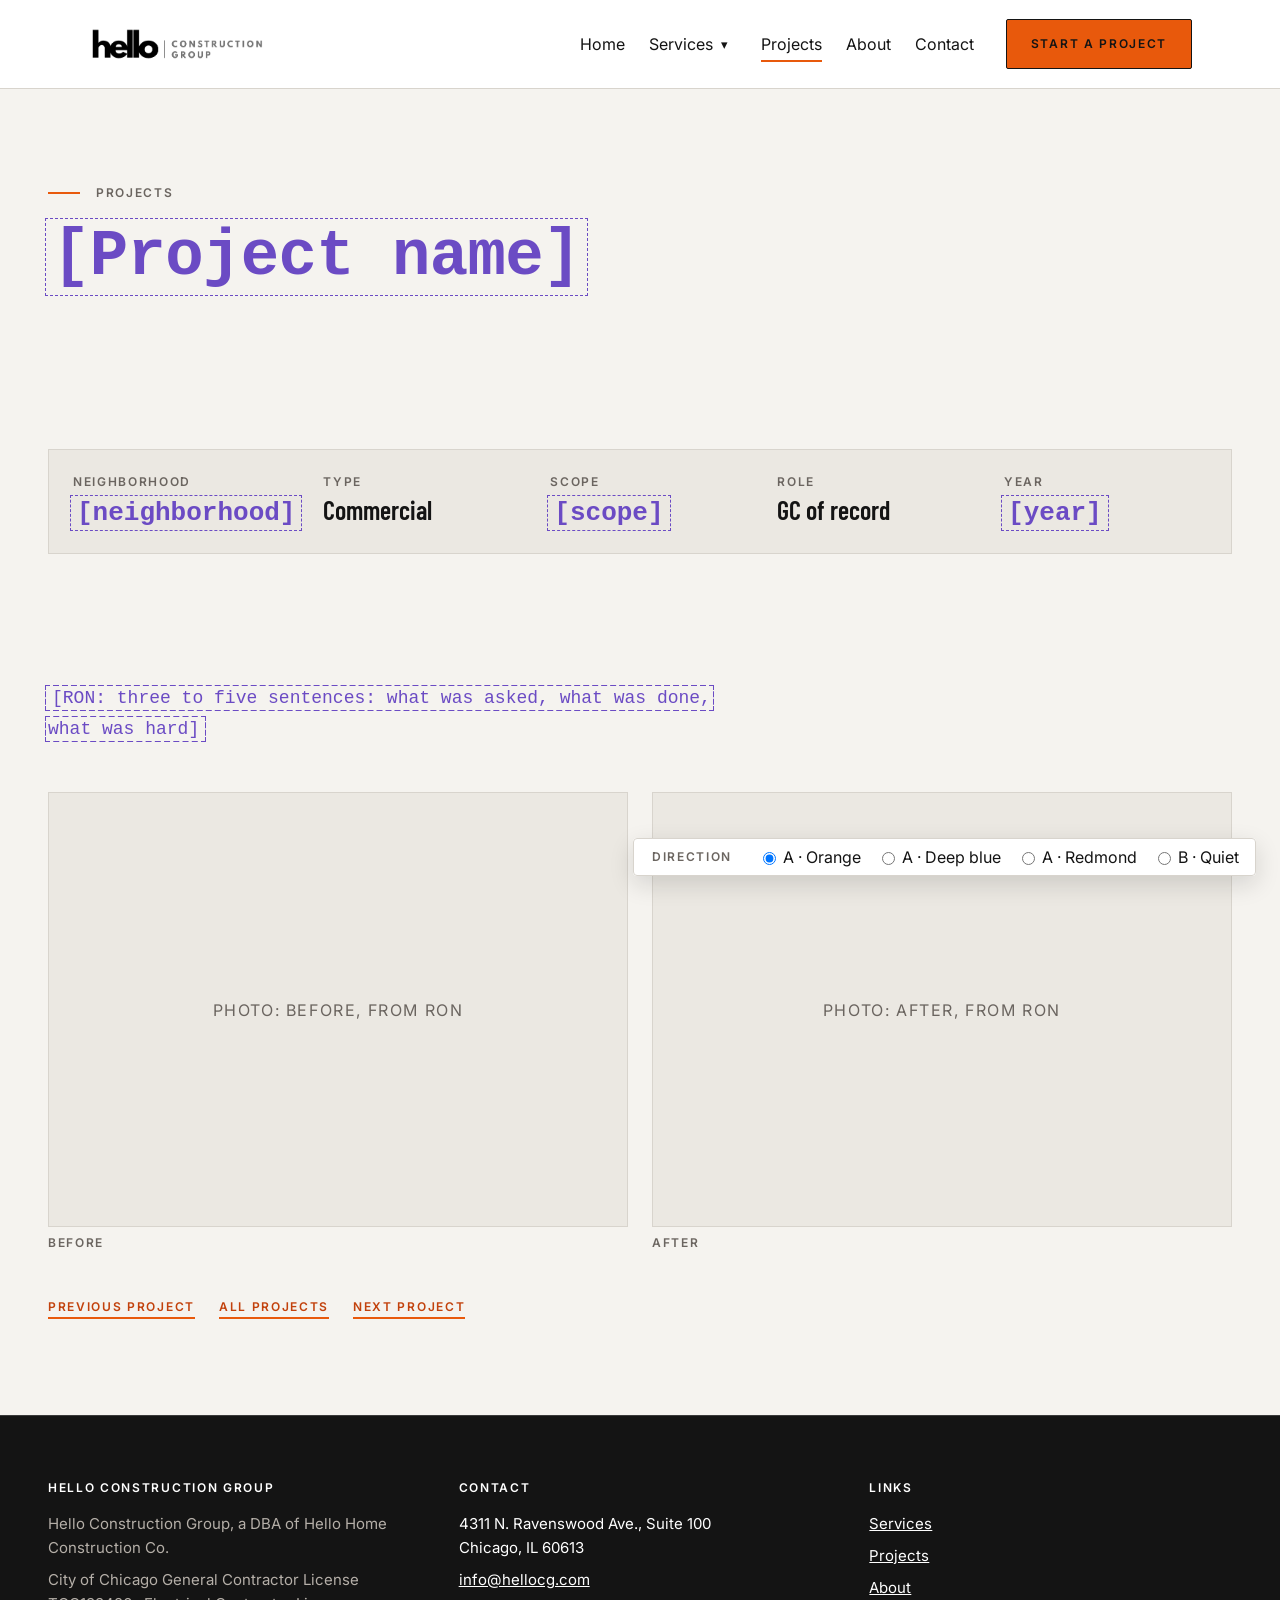
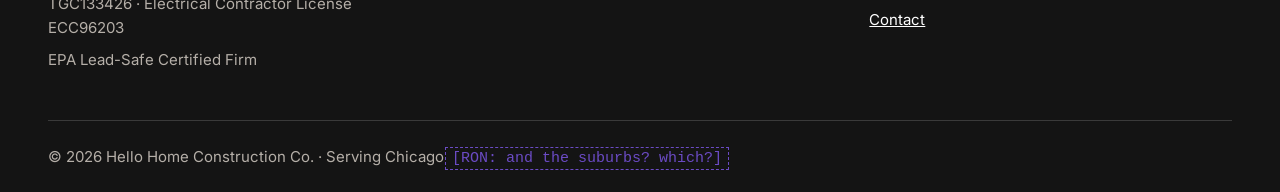
<file: project.html>
<!DOCTYPE html>
<html lang="en" data-theme="a-orange">
<head>
<meta charset="utf-8">
<meta name="viewport" content="width=device-width, initial-scale=1">
<title>[Project name] | Commercial in [Neighborhood] | Hello Construction Group</title>
<meta name="description" content="A commercial project by Hello Construction Group, licensed Chicago general and electrical contractor.">
<meta name="robots" content="noindex, nofollow">
<script>
  try {
    var t = localStorage.getItem('hellocg-theme');
    if (t) document.documentElement.setAttribute('data-theme', t);
  } catch (e) {}
</script>
<link rel="preconnect" href="https://fonts.googleapis.com">
<link rel="stylesheet" href="https://fonts.googleapis.com/css2?family=Barlow+Condensed:wght@600;700&family=Inter:wght@400;600&family=Fraunces:opsz,wght@9..144,300&family=DM+Sans:wght@400;500&display=swap">
<link rel="stylesheet" href="styles/tokens.css">
<link rel="stylesheet" href="styles/site.css">
</head>
<body>
<header class="site-header">
  <div class="header-inner">
    <a class="logo" href="index.html"><img src="assets/hellocg-wordmark.png" alt="Hello Construction Group" width="982" height="172"></a>
    <button class="menu-toggle" type="button" aria-expanded="false" aria-controls="site-nav" aria-label="Menu"><span class="menu-bars" aria-hidden="true"><i></i><i></i><i></i></span></button>
    <nav id="site-nav" class="site-nav" aria-label="Main">
      <ul class="nav-list">
        <li><a href="index.html">Home</a></li>
        <li class="has-sub">
          <a href="services.html">Services</a><button class="sub-toggle" type="button" aria-expanded="false" aria-controls="sub-services" aria-label="Services menu"><span aria-hidden="true">▾</span></button>
          <ul id="sub-services" class="sub-list">
            <li><a href="commercial.html">Commercial</a></li>
            <li><a href="residential.html">Residential</a></li>
            <li><a href="electrical.html">Electrical</a></li>
          </ul>
        </li>
        <li><a href="projects.html" aria-current="page">Projects</a></li>
        <li><a href="about.html">About</a></li>
        <li><a href="contact.html">Contact</a></li>
      </ul>
      <a class="btn btn-primary nav-cta" href="contact.html"><span class="t-label">Start a project</span></a>
    </nav>
  </div>
</header>
<main id="main">
<section class="section page-head">
  <div class="container">
    <p class="t-label eyebrow"><span class="eyebrow-rule" aria-hidden="true"></span>Projects</p>
    <h1 class="t-h1"><span class="gap">[Project name]</span></h1>
  </div>
</section>
<section class="section-tight">
  <div class="container">
    <dl class="facts-row">
      <div><dt class="t-label muted">Neighborhood</dt><dd class="t-h3"><span class="gap">[neighborhood]</span></dd></div>
      <div><dt class="t-label muted">Type</dt><dd class="t-h3">Commercial</dd></div>
      <div><dt class="t-label muted">Scope</dt><dd class="t-h3"><span class="gap">[scope]</span></dd></div>
      <div><dt class="t-label muted">Role</dt><dd class="t-h3">GC of record</dd></div>
      <div><dt class="t-label muted">Year</dt><dd class="t-h3"><span class="gap">[year]</span></dd></div>
    </dl>
  </div>
</section>
<section class="section">
  <div class="container">
    <p class="t-body narrow"><span class="gap">[RON: three to five sentences: what was asked, what was done, what was hard]</span></p>
    <div class="grid-2 photo-grid gallery">
      <figure><div class="photo "><span class="photo-label">PHOTO: before, from Ron</span></div><figcaption class="t-label muted">Before</figcaption></figure>
      <figure><div class="photo "><span class="photo-label">PHOTO: after, from Ron</span></div><figcaption class="t-label muted">After</figcaption></figure>
    </div>
    <nav class="project-nav" aria-label="Project navigation">
      <a class="t-label link-accent" href="project.html">Previous project</a>
      <a class="t-label link-accent" href="projects.html">All projects</a>
      <a class="t-label link-accent" href="project.html">Next project</a>
    </nav>
  </div>
</section>
</main>
<footer class="site-footer">
  <div class="container footer-grid">
    <div class="footer-col">
      <p class="t-label footer-heading">Hello Construction Group</p>
      <p class="t-small footer-muted">Hello Construction Group, a DBA of Hello Home Construction Co.</p>
      <p class="t-small footer-muted">City of Chicago General Contractor License TGC133426 · Electrical Contractor License ECC96203</p>
      <p class="t-small footer-muted">EPA Lead-Safe Certified Firm</p>
    </div>
    <div class="footer-col">
      <p class="t-label footer-heading">Contact</p>
      <p class="t-small">4311 N. Ravenswood Ave., Suite 100<br>Chicago, IL 60613</p>
      <p class="t-small"><a href="mailto:info@hellocg.com">info@hellocg.com</a></p>
    </div>
    <div class="footer-col">
      <p class="t-label footer-heading">Links</p>
      <ul class="footer-links t-small">
        <li><a href="services.html">Services</a></li>
        <li><a href="projects.html">Projects</a></li>
        <li><a href="about.html">About</a></li>
        <li><a href="contact.html">Contact</a></li>
      </ul>
    </div>
  </div>
  <div class="container footer-bottom">
    <p class="t-small footer-muted">© 2026 Hello Home Construction Co. · Serving Chicago <span class="gap">[RON: and the suburbs? which?]</span></p>
  </div>
</footer>
<!-- Review scaffolding: delete before launch -->
<fieldset class="theme-control" aria-label="Design direction">
  <legend class="t-label">Direction</legend>
  <label><input type="radio" name="theme" value="a-orange" id="theme-a-orange"> A · Orange</label>
  <label><input type="radio" name="theme" value="a-blue" id="theme-a-blue"> A · Deep blue</label>
  <label><input type="radio" name="theme" value="a-red" id="theme-a-red"> A · Redmond</label>
  <label><input type="radio" name="theme" value="b" id="theme-b"> B · Quiet</label>
</fieldset>
<script src="scripts/theme.js"></script>
<script src="scripts/nav.js"></script>
</body>
</html>
</file>
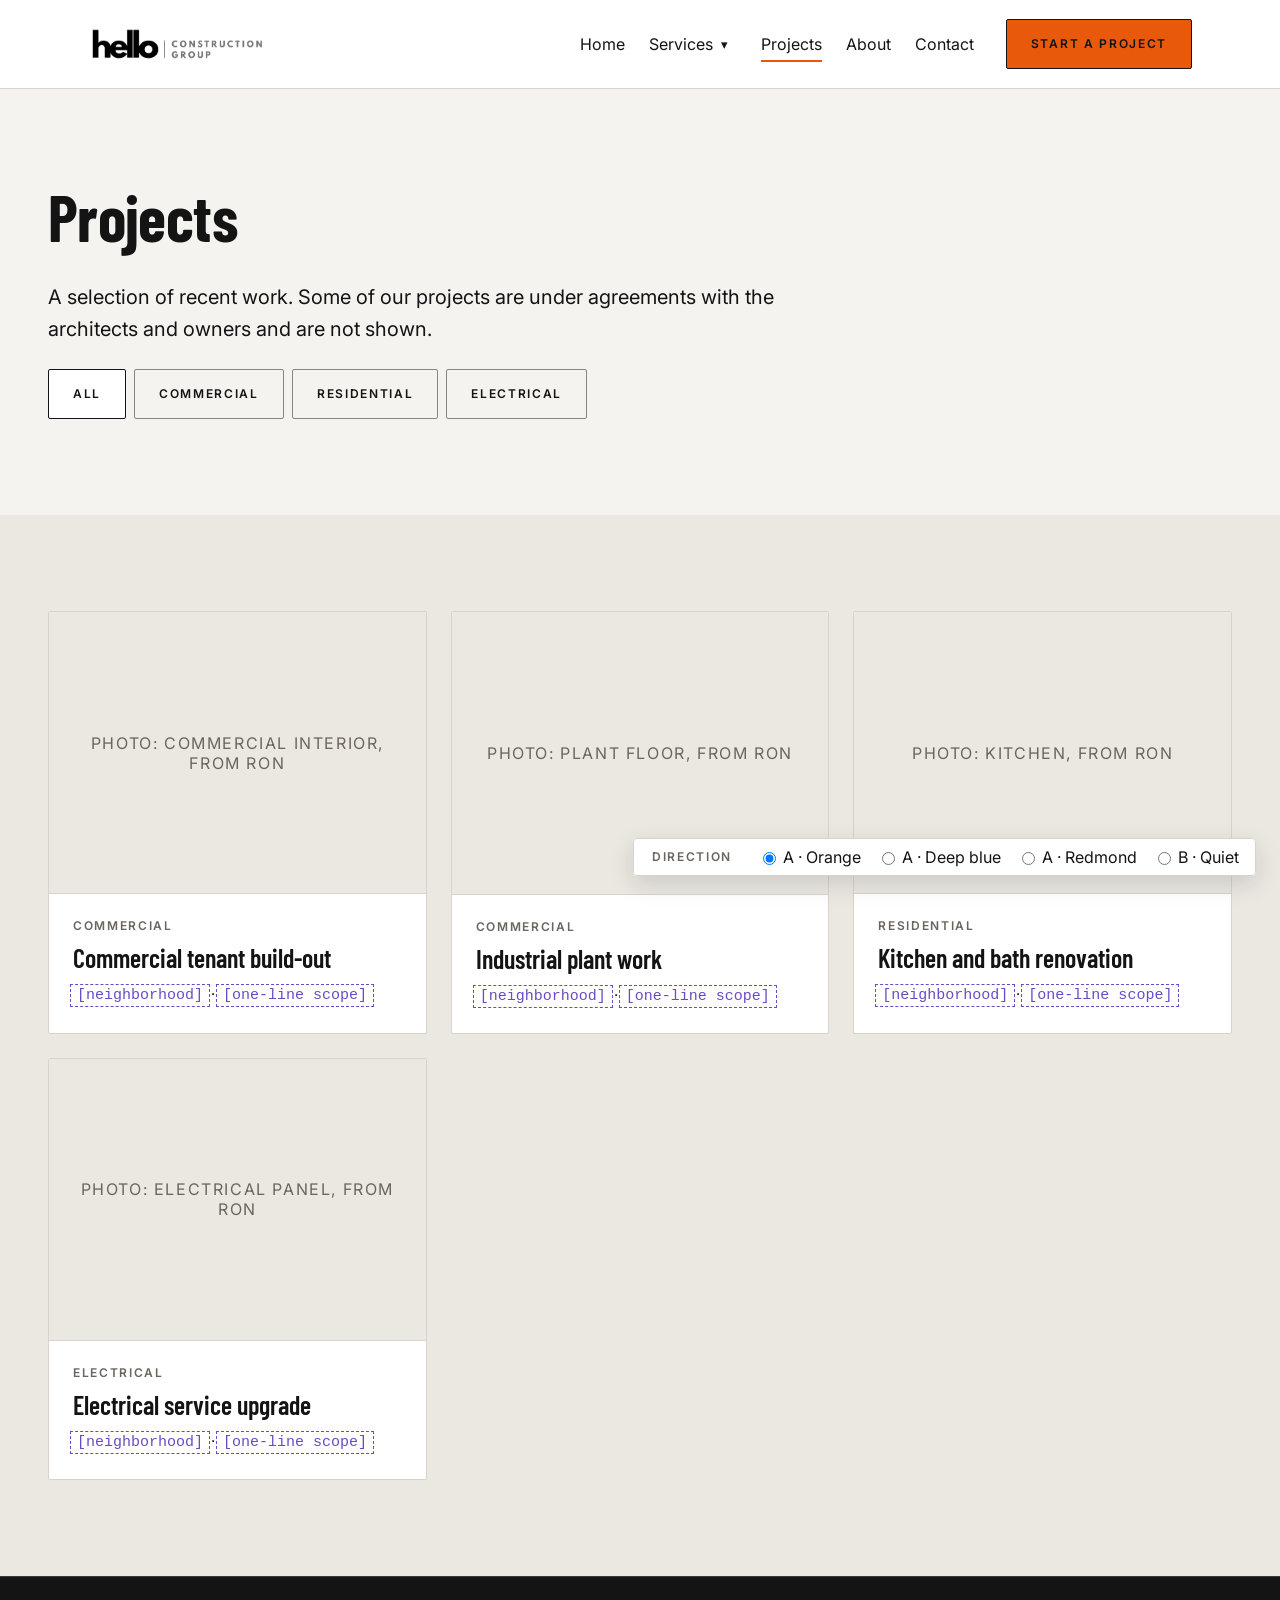
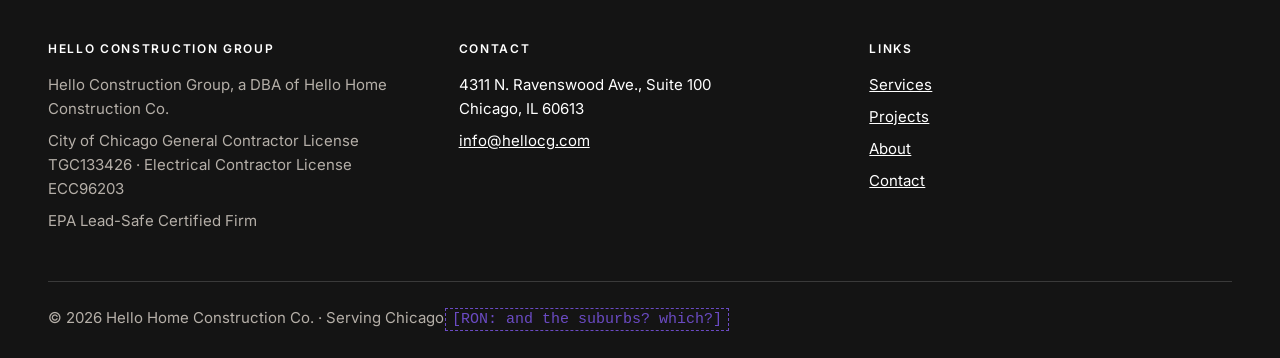
<file: projects.html>
<!DOCTYPE html>
<html lang="en" data-theme="a-orange">
<head>
<meta charset="utf-8">
<meta name="viewport" content="width=device-width, initial-scale=1">
<title>Projects | Commercial & Residential Work in Chicago | Hello Construction Group</title>
<meta name="description" content="Selected commercial build-outs, industrial work and residential renovations by Hello Construction Group, a licensed Chicago general and electrical contractor.">
<meta name="robots" content="noindex, nofollow">
<script>
  try {
    var t = localStorage.getItem('hellocg-theme');
    if (t) document.documentElement.setAttribute('data-theme', t);
  } catch (e) {}
</script>
<link rel="preconnect" href="https://fonts.googleapis.com">
<link rel="stylesheet" href="https://fonts.googleapis.com/css2?family=Barlow+Condensed:wght@600;700&family=Inter:wght@400;600&family=Fraunces:opsz,wght@9..144,300&family=DM+Sans:wght@400;500&display=swap">
<link rel="stylesheet" href="styles/tokens.css">
<link rel="stylesheet" href="styles/site.css">
</head>
<body>
<header class="site-header">
  <div class="header-inner">
    <a class="logo" href="index.html"><img src="assets/hellocg-wordmark.png" alt="Hello Construction Group" width="982" height="172"></a>
    <button class="menu-toggle" type="button" aria-expanded="false" aria-controls="site-nav" aria-label="Menu"><span class="menu-bars" aria-hidden="true"><i></i><i></i><i></i></span></button>
    <nav id="site-nav" class="site-nav" aria-label="Main">
      <ul class="nav-list">
        <li><a href="index.html">Home</a></li>
        <li class="has-sub">
          <a href="services.html">Services</a><button class="sub-toggle" type="button" aria-expanded="false" aria-controls="sub-services" aria-label="Services menu"><span aria-hidden="true">▾</span></button>
          <ul id="sub-services" class="sub-list">
            <li><a href="commercial.html">Commercial</a></li>
            <li><a href="residential.html">Residential</a></li>
            <li><a href="electrical.html">Electrical</a></li>
          </ul>
        </li>
        <li><a href="projects.html" aria-current="page">Projects</a></li>
        <li><a href="about.html">About</a></li>
        <li><a href="contact.html">Contact</a></li>
      </ul>
      <a class="btn btn-primary nav-cta" href="contact.html"><span class="t-label">Start a project</span></a>
    </nav>
  </div>
</header>
<main id="main">
<section class="section page-head">
  <div class="container">
    <h1 class="t-h1">Projects</h1>
    <p class="t-lead narrow">A selection of recent work. Some of our projects are under agreements with the architects and owners and are not shown.</p>
    <div class="filter-row" role="group" aria-label="Filter projects">
      <a class="btn btn-secondary is-active" href="projects.html" aria-current="true"><span class="t-label">All</span></a>
      <a class="btn btn-secondary" href="projects.html"><span class="t-label">Commercial</span></a>
      <a class="btn btn-secondary" href="projects.html"><span class="t-label">Residential</span></a>
      <a class="btn btn-secondary" href="projects.html"><span class="t-label">Electrical</span></a>
    </div>
  </div>
</section>
<section class="section band">
  <div class="container">
    <div class="grid-3 project-grid"><a class="project-card" href="project.html">
  <div class="photo "><span class="photo-label">PHOTO: commercial interior, from Ron</span></div>
  <div class="project-card-body">
    <p class="t-label muted">Commercial</p>
    <h3 class="t-h3">Commercial tenant build-out</h3>
    <p class="t-small"><span class="gap">[neighborhood]</span> · <span class="gap">[one-line scope]</span></p>
  </div>
</a><a class="project-card" href="project.html">
  <div class="photo "><span class="photo-label">PHOTO: plant floor, from Ron</span></div>
  <div class="project-card-body">
    <p class="t-label muted">Commercial</p>
    <h3 class="t-h3">Industrial plant work</h3>
    <p class="t-small"><span class="gap">[neighborhood]</span> · <span class="gap">[one-line scope]</span></p>
  </div>
</a><a class="project-card" href="project.html">
  <div class="photo "><span class="photo-label">PHOTO: kitchen, from Ron</span></div>
  <div class="project-card-body">
    <p class="t-label muted">Residential</p>
    <h3 class="t-h3">Kitchen and bath renovation</h3>
    <p class="t-small"><span class="gap">[neighborhood]</span> · <span class="gap">[one-line scope]</span></p>
  </div>
</a><a class="project-card" href="project.html">
  <div class="photo "><span class="photo-label">PHOTO: electrical panel, from Ron</span></div>
  <div class="project-card-body">
    <p class="t-label muted">Electrical</p>
    <h3 class="t-h3">Electrical service upgrade</h3>
    <p class="t-small"><span class="gap">[neighborhood]</span> · <span class="gap">[one-line scope]</span></p>
  </div>
</a></div>
  </div>
</section>
</main>
<footer class="site-footer">
  <div class="container footer-grid">
    <div class="footer-col">
      <p class="t-label footer-heading">Hello Construction Group</p>
      <p class="t-small footer-muted">Hello Construction Group, a DBA of Hello Home Construction Co.</p>
      <p class="t-small footer-muted">City of Chicago General Contractor License TGC133426 · Electrical Contractor License ECC96203</p>
      <p class="t-small footer-muted">EPA Lead-Safe Certified Firm</p>
    </div>
    <div class="footer-col">
      <p class="t-label footer-heading">Contact</p>
      <p class="t-small">4311 N. Ravenswood Ave., Suite 100<br>Chicago, IL 60613</p>
      <p class="t-small"><a href="mailto:info@hellocg.com">info@hellocg.com</a></p>
    </div>
    <div class="footer-col">
      <p class="t-label footer-heading">Links</p>
      <ul class="footer-links t-small">
        <li><a href="services.html">Services</a></li>
        <li><a href="projects.html">Projects</a></li>
        <li><a href="about.html">About</a></li>
        <li><a href="contact.html">Contact</a></li>
      </ul>
    </div>
  </div>
  <div class="container footer-bottom">
    <p class="t-small footer-muted">© 2026 Hello Home Construction Co. · Serving Chicago <span class="gap">[RON: and the suburbs? which?]</span></p>
  </div>
</footer>
<!-- Review scaffolding: delete before launch -->
<fieldset class="theme-control" aria-label="Design direction">
  <legend class="t-label">Direction</legend>
  <label><input type="radio" name="theme" value="a-orange" id="theme-a-orange"> A · Orange</label>
  <label><input type="radio" name="theme" value="a-blue" id="theme-a-blue"> A · Deep blue</label>
  <label><input type="radio" name="theme" value="a-red" id="theme-a-red"> A · Redmond</label>
  <label><input type="radio" name="theme" value="b" id="theme-b"> B · Quiet</label>
</fieldset>
<script src="scripts/theme.js"></script>
<script src="scripts/nav.js"></script>
</body>
</html>
</file>
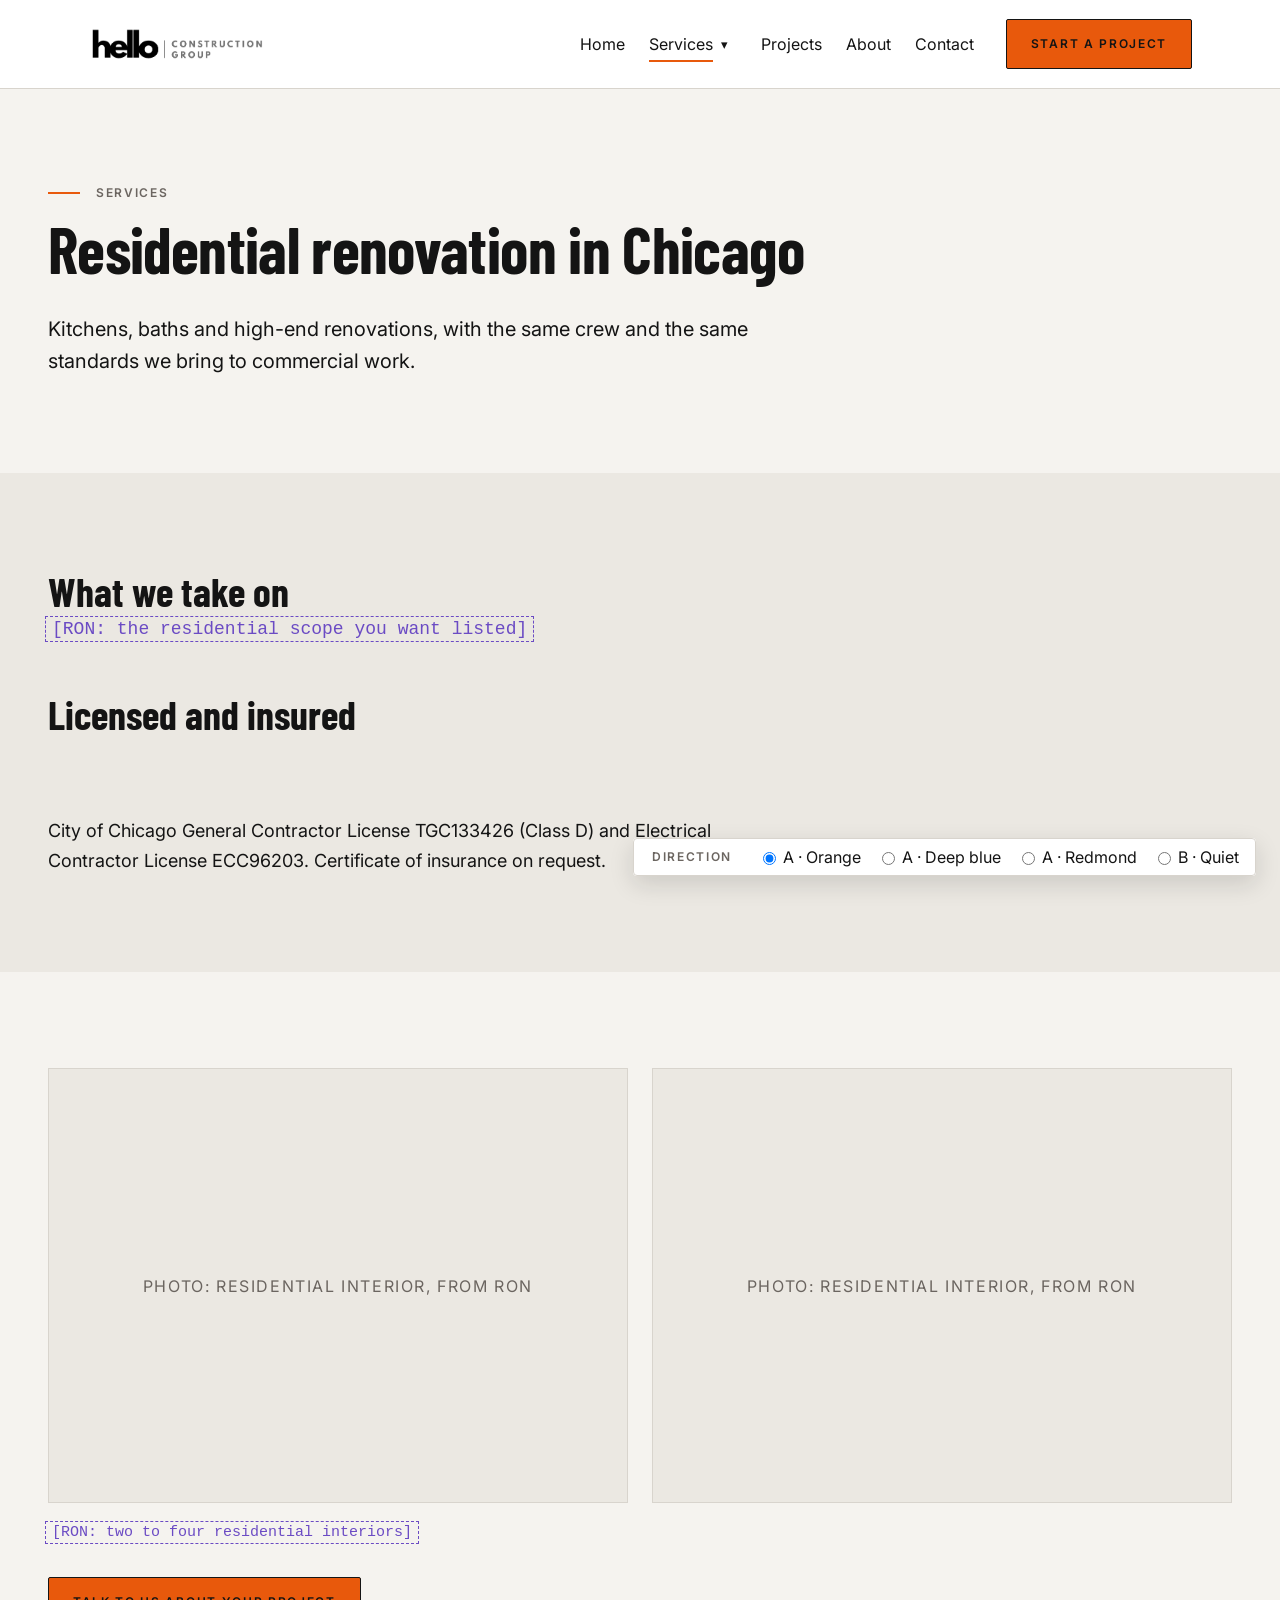
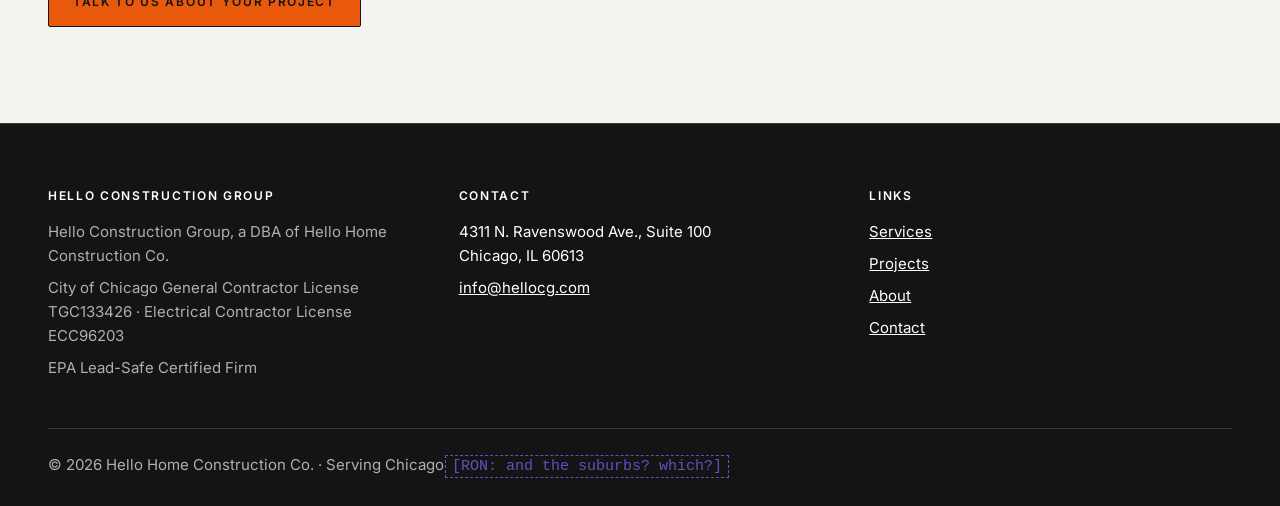
<file: residential.html>
<!DOCTYPE html>
<html lang="en" data-theme="a-orange">
<head>
<meta charset="utf-8">
<meta name="viewport" content="width=device-width, initial-scale=1">
<title>High-End Residential Renovation, Kitchens & Baths, Chicago | Hello Construction Group</title>
<meta name="description" content="Kitchens, baths and whole-home renovation in Chicago by a licensed general contractor and electrical contractor with EPA Lead-Safe certified crews.">
<meta name="robots" content="noindex, nofollow">
<script>
  try {
    var t = localStorage.getItem('hellocg-theme');
    if (t) document.documentElement.setAttribute('data-theme', t);
  } catch (e) {}
</script>
<link rel="preconnect" href="https://fonts.googleapis.com">
<link rel="stylesheet" href="https://fonts.googleapis.com/css2?family=Barlow+Condensed:wght@600;700&family=Inter:wght@400;600&family=Fraunces:opsz,wght@9..144,300&family=DM+Sans:wght@400;500&display=swap">
<link rel="stylesheet" href="styles/tokens.css">
<link rel="stylesheet" href="styles/site.css">
</head>
<body>
<header class="site-header">
  <div class="header-inner">
    <a class="logo" href="index.html"><img src="assets/hellocg-wordmark.png" alt="Hello Construction Group" width="982" height="172"></a>
    <button class="menu-toggle" type="button" aria-expanded="false" aria-controls="site-nav" aria-label="Menu"><span class="menu-bars" aria-hidden="true"><i></i><i></i><i></i></span></button>
    <nav id="site-nav" class="site-nav" aria-label="Main">
      <ul class="nav-list">
        <li><a href="index.html">Home</a></li>
        <li class="has-sub">
          <a href="services.html" aria-current="page">Services</a><button class="sub-toggle" type="button" aria-expanded="false" aria-controls="sub-services" aria-label="Services menu"><span aria-hidden="true">▾</span></button>
          <ul id="sub-services" class="sub-list">
            <li><a href="commercial.html">Commercial</a></li>
            <li><a href="residential.html" aria-current="page">Residential</a></li>
            <li><a href="electrical.html">Electrical</a></li>
          </ul>
        </li>
        <li><a href="projects.html">Projects</a></li>
        <li><a href="about.html">About</a></li>
        <li><a href="contact.html">Contact</a></li>
      </ul>
      <a class="btn btn-primary nav-cta" href="contact.html"><span class="t-label">Start a project</span></a>
    </nav>
  </div>
</header>
<main id="main">
<section class="section page-head">
  <div class="container">
    <p class="t-label eyebrow"><span class="eyebrow-rule" aria-hidden="true"></span>Services</p>
    <h1 class="t-h1">Residential renovation in Chicago</h1>
    <p class="t-lead narrow">Kitchens, baths and high-end renovations, with the same crew and the same standards we bring to commercial work.</p>
  </div>
</section>
<section class="section band">
  <div class="container stack-lg">
    <div><h2 class="t-h2">What we take on</h2><p class="t-body narrow"><span class="gap">[RON: the residential scope you want listed]</span></p></div>
    <h2 class="t-h2">Licensed and insured</h2><p class="t-body narrow">City of Chicago General Contractor License TGC133426 (Class D) and Electrical Contractor License ECC96203. Certificate of insurance on request.</p>
  </div>
</section>
<section class="section">
  <div class="container">
    <div class="grid-2 photo-grid"><div class="photo "><span class="photo-label">PHOTO: residential interior, from Ron</span></div><div class="photo "><span class="photo-label">PHOTO: residential interior, from Ron</span></div></div>
    <p class="t-small muted photo-note"><span class="gap">[RON: two to four residential interiors]</span></p>
    <p class="section-link"><a class="btn btn-primary " href="contact.html"><span class="t-label">Talk to us about your project</span></a></p>
  </div>
</section>
</main>
<footer class="site-footer">
  <div class="container footer-grid">
    <div class="footer-col">
      <p class="t-label footer-heading">Hello Construction Group</p>
      <p class="t-small footer-muted">Hello Construction Group, a DBA of Hello Home Construction Co.</p>
      <p class="t-small footer-muted">City of Chicago General Contractor License TGC133426 · Electrical Contractor License ECC96203</p>
      <p class="t-small footer-muted">EPA Lead-Safe Certified Firm</p>
    </div>
    <div class="footer-col">
      <p class="t-label footer-heading">Contact</p>
      <p class="t-small">4311 N. Ravenswood Ave., Suite 100<br>Chicago, IL 60613</p>
      <p class="t-small"><a href="mailto:info@hellocg.com">info@hellocg.com</a></p>
    </div>
    <div class="footer-col">
      <p class="t-label footer-heading">Links</p>
      <ul class="footer-links t-small">
        <li><a href="services.html">Services</a></li>
        <li><a href="projects.html">Projects</a></li>
        <li><a href="about.html">About</a></li>
        <li><a href="contact.html">Contact</a></li>
      </ul>
    </div>
  </div>
  <div class="container footer-bottom">
    <p class="t-small footer-muted">© 2026 Hello Home Construction Co. · Serving Chicago <span class="gap">[RON: and the suburbs? which?]</span></p>
  </div>
</footer>
<!-- Review scaffolding: delete before launch -->
<fieldset class="theme-control" aria-label="Design direction">
  <legend class="t-label">Direction</legend>
  <label><input type="radio" name="theme" value="a-orange" id="theme-a-orange"> A · Orange</label>
  <label><input type="radio" name="theme" value="a-blue" id="theme-a-blue"> A · Deep blue</label>
  <label><input type="radio" name="theme" value="a-red" id="theme-a-red"> A · Redmond</label>
  <label><input type="radio" name="theme" value="b" id="theme-b"> B · Quiet</label>
</fieldset>
<script src="scripts/theme.js"></script>
<script src="scripts/nav.js"></script>
</body>
</html>
</file>
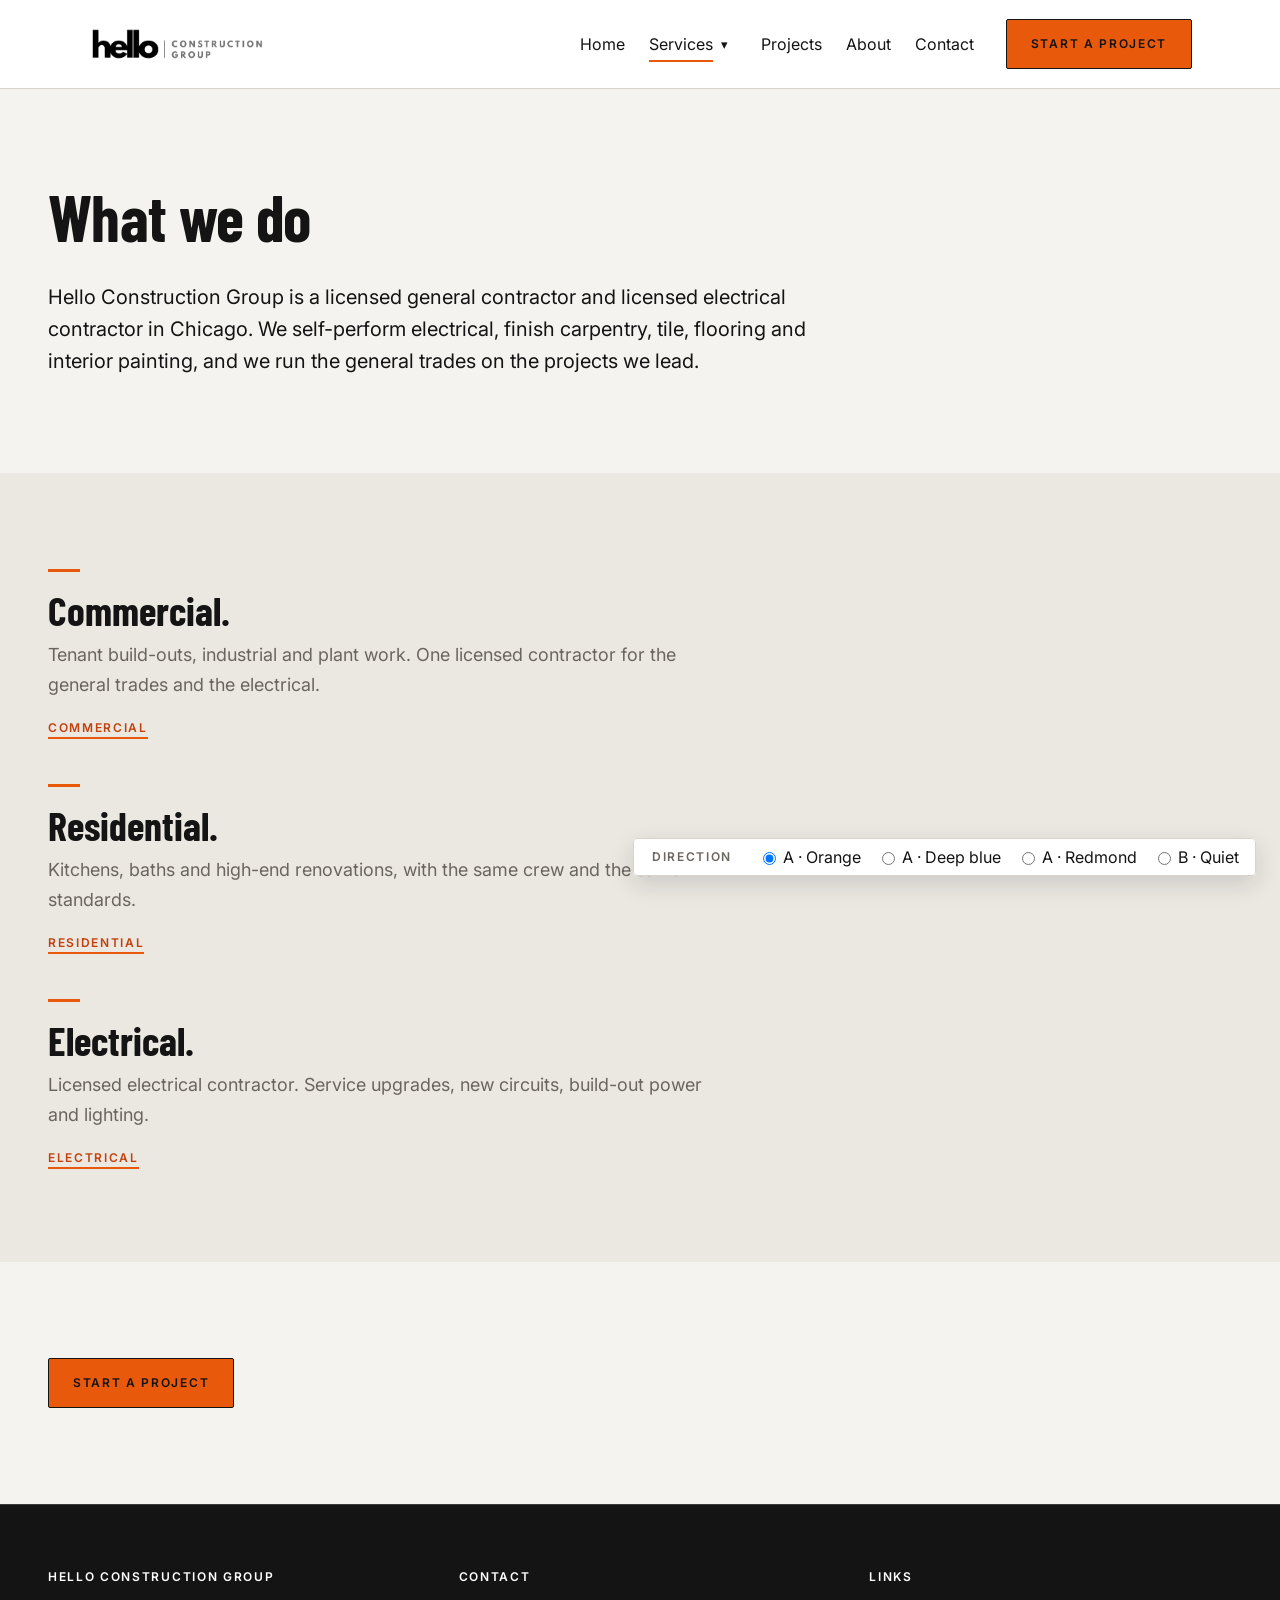
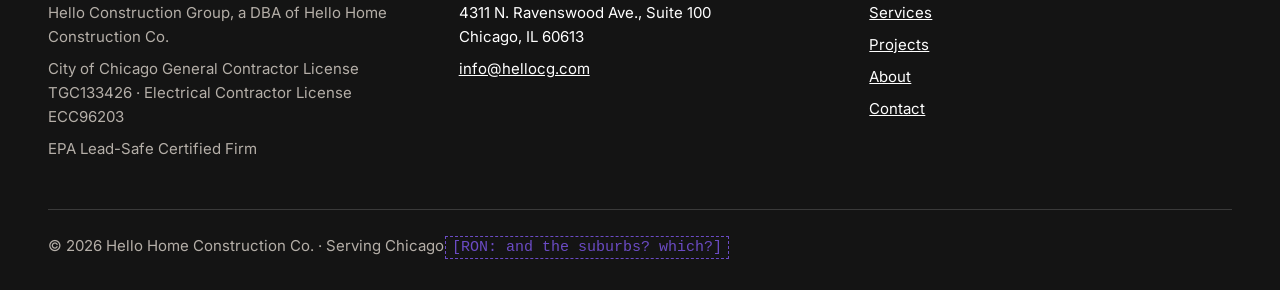
<file: services.html>
<!DOCTYPE html>
<html lang="en" data-theme="a-orange">
<head>
<meta charset="utf-8">
<meta name="viewport" content="width=device-width, initial-scale=1">
<title>Services | Commercial, Residential & Electrical | Hello Construction Group</title>
<meta name="description" content="General contracting and electrical contracting for commercial build-outs, industrial work and high-end residential renovation in Chicago.">
<meta name="robots" content="noindex, nofollow">
<script>
  try {
    var t = localStorage.getItem('hellocg-theme');
    if (t) document.documentElement.setAttribute('data-theme', t);
  } catch (e) {}
</script>
<link rel="preconnect" href="https://fonts.googleapis.com">
<link rel="stylesheet" href="https://fonts.googleapis.com/css2?family=Barlow+Condensed:wght@600;700&family=Inter:wght@400;600&family=Fraunces:opsz,wght@9..144,300&family=DM+Sans:wght@400;500&display=swap">
<link rel="stylesheet" href="styles/tokens.css">
<link rel="stylesheet" href="styles/site.css">
</head>
<body>
<header class="site-header">
  <div class="header-inner">
    <a class="logo" href="index.html"><img src="assets/hellocg-wordmark.png" alt="Hello Construction Group" width="982" height="172"></a>
    <button class="menu-toggle" type="button" aria-expanded="false" aria-controls="site-nav" aria-label="Menu"><span class="menu-bars" aria-hidden="true"><i></i><i></i><i></i></span></button>
    <nav id="site-nav" class="site-nav" aria-label="Main">
      <ul class="nav-list">
        <li><a href="index.html">Home</a></li>
        <li class="has-sub">
          <a href="services.html" aria-current="page">Services</a><button class="sub-toggle" type="button" aria-expanded="false" aria-controls="sub-services" aria-label="Services menu"><span aria-hidden="true">▾</span></button>
          <ul id="sub-services" class="sub-list">
            <li><a href="commercial.html">Commercial</a></li>
            <li><a href="residential.html">Residential</a></li>
            <li><a href="electrical.html">Electrical</a></li>
          </ul>
        </li>
        <li><a href="projects.html">Projects</a></li>
        <li><a href="about.html">About</a></li>
        <li><a href="contact.html">Contact</a></li>
      </ul>
      <a class="btn btn-primary nav-cta" href="contact.html"><span class="t-label">Start a project</span></a>
    </nav>
  </div>
</header>
<main id="main">
<section class="section page-head">
  <div class="container">
    <h1 class="t-h1">What we do</h1>
    <p class="t-lead narrow">Hello Construction Group is a licensed general contractor and licensed electrical contractor in Chicago. We self-perform electrical, finish carpentry, tile, flooring and interior painting, and we run the general trades on the projects we lead.</p>
  </div>
</section>
<section class="section band">
  <div class="container">
    <div class="stack-lg">
      <article class="service-block"><span class="tick" aria-hidden="true"></span><h2 class="t-h2">Commercial.</h2><p class="t-body muted narrow">Tenant build-outs, industrial and plant work. One licensed contractor for the general trades and the electrical.</p><p><a class="t-label link-accent" href="commercial.html">Commercial</a></p></article>
      <article class="service-block"><span class="tick" aria-hidden="true"></span><h2 class="t-h2">Residential.</h2><p class="t-body muted narrow">Kitchens, baths and high-end renovations, with the same crew and the same standards.</p><p><a class="t-label link-accent" href="residential.html">Residential</a></p></article>
      <article class="service-block"><span class="tick" aria-hidden="true"></span><h2 class="t-h2">Electrical.</h2><p class="t-body muted narrow">Licensed electrical contractor. Service upgrades, new circuits, build-out power and lighting.</p><p><a class="t-label link-accent" href="electrical.html">Electrical</a></p></article>
    </div>
  </div>
</section>
<section class="section">
  <div class="container"><p><a class="btn btn-primary " href="contact.html"><span class="t-label">Start a project</span></a></p></div>
</section>
</main>
<footer class="site-footer">
  <div class="container footer-grid">
    <div class="footer-col">
      <p class="t-label footer-heading">Hello Construction Group</p>
      <p class="t-small footer-muted">Hello Construction Group, a DBA of Hello Home Construction Co.</p>
      <p class="t-small footer-muted">City of Chicago General Contractor License TGC133426 · Electrical Contractor License ECC96203</p>
      <p class="t-small footer-muted">EPA Lead-Safe Certified Firm</p>
    </div>
    <div class="footer-col">
      <p class="t-label footer-heading">Contact</p>
      <p class="t-small">4311 N. Ravenswood Ave., Suite 100<br>Chicago, IL 60613</p>
      <p class="t-small"><a href="mailto:info@hellocg.com">info@hellocg.com</a></p>
    </div>
    <div class="footer-col">
      <p class="t-label footer-heading">Links</p>
      <ul class="footer-links t-small">
        <li><a href="services.html">Services</a></li>
        <li><a href="projects.html">Projects</a></li>
        <li><a href="about.html">About</a></li>
        <li><a href="contact.html">Contact</a></li>
      </ul>
    </div>
  </div>
  <div class="container footer-bottom">
    <p class="t-small footer-muted">© 2026 Hello Home Construction Co. · Serving Chicago <span class="gap">[RON: and the suburbs? which?]</span></p>
  </div>
</footer>
<!-- Review scaffolding: delete before launch -->
<fieldset class="theme-control" aria-label="Design direction">
  <legend class="t-label">Direction</legend>
  <label><input type="radio" name="theme" value="a-orange" id="theme-a-orange"> A · Orange</label>
  <label><input type="radio" name="theme" value="a-blue" id="theme-a-blue"> A · Deep blue</label>
  <label><input type="radio" name="theme" value="a-red" id="theme-a-red"> A · Redmond</label>
  <label><input type="radio" name="theme" value="b" id="theme-b"> B · Quiet</label>
</fieldset>
<script src="scripts/theme.js"></script>
<script src="scripts/nav.js"></script>
</body>
</html>
</file>
<file: styles/tokens.css>
/* ============================================================
   Hello Construction Group — design tokens
   Generated from the design system. Do not hand-edit values here;
   change them in the system and regenerate, or the sheet and the
   build will drift apart.

   THREE THEMES, set with data-theme on <html>:
     (none) / a-orange  Direction A, Site and steel, orange accent
     a-blue             Direction A, deep blue accent  (accent keys only)
     b                  Direction B, Quiet and architectural

   MOBILE FIRST. Every value below the media queries is the phone
   value. Breakpoints, from the brief:
     base            750px and below   one column, hamburger nav
     min-width 751   tablet and up     desktop type, desktop section padding
     min-width 1001  desktop           12-column grids, full nav
   ============================================================ */

/* ---------- theme-independent ---------- */
:root {
  /* the nine spacing values. There is no tenth. */
  --space-1: 4px;
  --space-2: 8px;
  --space-3: 16px;
  --space-4: 24px;
  --space-5: 32px;
  --space-6: 48px;
  --space-7: 64px;
  --space-8: 96px;
  --space-9: 128px;

  --radius-none: 0;
  --radius-sm: 2px;
  --radius-md: 4px;                      /* the drop-down panel only */

  --columns: 12;
  --bp-tablet: 751px;
  --bp-desktop: 1001px;

  /* Direction A only: the hero scrim. Graded so white clears 3:1 at the
     headline and 4.5:1 at the sub. Do not simplify to two stops. */
  --hero-scrim: linear-gradient(to top, rgba(20,20,20,0.92) 0%, rgba(20,20,20,0.80) 35%, rgba(20,20,20,0.50) 62%, rgba(20,20,20,0.12) 100%);
}

/* ---------- Direction A, orange (the default) ---------- */
:root,
[data-theme="a-orange"] {
  --ground: #f5f3ef;
  --surface: #ffffff;
  --surface-sunken: #ebe8e2;
  --ink: #141414;
  --ink-muted: #6b6560;
  --ink-inverse: #ffffff;
  --rule: #d8d4cd;
  --border-input: #8a8580;
  --primary: #e8590c;
  --primary-hover: #ff6e1f;
  --primary-border: #141414;
  --on-primary: #141414;
  --on-primary-hover: #141414;
  --accent: #e8590c;
  --accent-ink: #c2410c;
  --focus: #141414;
  --focus-inverse: #ffffff;
  --error: #9a2313;
  --error-bg: #fbede9;
  --success: #2f6b3d;
  --disabled-bg: #ebe8e2;
  --disabled-ink: #8a8580;
  --footer-bg: #141414;
  --footer-ink: #ffffff;
  --footer-muted: #b5afa8;
  --footer-rule: #3a3a3a;

  --font-display: 'Barlow Condensed', 'Arial Narrow', sans-serif;
  --font-body: Inter, system-ui, sans-serif;
  --content: 1200px;
  --gutter: 24px;
  --page-margin: var(--space-4);          /* 24px, phone */
  --section-y: 48px;
  --header-h: 72px;
  --radius: 2px;
  --shadow-menu: 0 8px 24px rgba(20,20,20,0.14);
}

/* ---------- Direction A, deep blue ----------
   Same design. Only the accent moves — this is the whole diff. */
[data-theme="a-blue"] {
  --primary: #1f3a5f;
  --primary-hover: #16293f;
  --primary-border: #1f3a5f;
  --on-primary: #ffffff;
  --on-primary-hover: #ffffff;
  --accent: #1f3a5f;
  --accent-ink: #1f3a5f;
}

/* ---------- Direction B, quiet and architectural ---------- */
[data-theme="b"] {
  --ground: #ffffff;
  --surface: #ffffff;
  --surface-sunken: #f7f7f7;
  --ink: #111111;
  --ink-muted: #666666;
  --ink-inverse: #ffffff;
  --rule: #e6e6e6;
  --border-input: #8c8c8c;
  --primary: #111111;
  --primary-hover: #333333;
  --primary-border: #111111;
  --on-primary: #ffffff;
  --on-primary-hover: #ffffff;
  --accent: #111111;
  --accent-ink: #111111;
  --focus: #111111;
  --focus-inverse: #111111;
  --error: #a4110a;
  --error-bg: #fdf0ef;
  --success: #1e6b3a;
  --disabled-bg: #f2f2f2;
  --disabled-ink: #8c8c8c;
  --footer-bg: #ffffff;
  --footer-ink: #111111;
  --footer-muted: #666666;
  --footer-rule: #e6e6e6;

  --font-display: Fraunces, Georgia, 'Times New Roman', serif;
  --font-body: 'DM Sans', system-ui, sans-serif;
  --content: 1120px;
  --gutter: 32px;
  --page-margin: var(--space-4);          /* 24px, phone */
  --section-y: 64px;
  --header-h: 72px;
  --radius: 0;
  --shadow-menu: 0 8px 24px rgba(17,17,17,0.08);
}

/* ---------- type: phone base ---------- */
:root .t-display { font-family: var(--font-display); font-size: 46px; line-height: 46px; font-weight: 700; letter-spacing: -0.01em; }
:root .t-h1 { font-family: var(--font-display); font-size: 38px; line-height: 40px; font-weight: 700; letter-spacing: -0.01em; }
:root .t-h2 { font-family: var(--font-display); font-size: 28px; line-height: 32px; font-weight: 700; }
:root .t-h3 { font-family: var(--font-display); font-size: 22px; line-height: 28px; font-weight: 600; }
:root .t-lead { font-family: var(--font-body); font-size: 20px; line-height: 32px; font-weight: 400; }
:root .t-body { font-family: var(--font-body); font-size: 18px; line-height: 30px; font-weight: 400; }
:root .t-small { font-family: var(--font-body); font-size: 15px; line-height: 24px; font-weight: 400; }
:root .t-label { font-family: var(--font-body); font-size: 12px; line-height: 16px; font-weight: 600; letter-spacing: 0.14em; text-transform: uppercase; }

html[data-theme="b"] .t-display { font-family: var(--font-display); font-size: 40px; line-height: 46px; font-weight: 300; letter-spacing: -0.015em; }
html[data-theme="b"] .t-h1 { font-family: var(--font-display); font-size: 34px; line-height: 42px; font-weight: 300; letter-spacing: -0.015em; }
html[data-theme="b"] .t-h2 { font-family: var(--font-display); font-size: 26px; line-height: 34px; font-weight: 300; }
html[data-theme="b"] .t-h3 { font-family: var(--font-body); font-size: 19px; line-height: 26px; font-weight: 500; }
html[data-theme="b"] .t-lead { font-family: var(--font-body); font-size: 20px; line-height: 34px; font-weight: 400; }
html[data-theme="b"] .t-body { font-family: var(--font-body); font-size: 17px; line-height: 30px; font-weight: 400; }
html[data-theme="b"] .t-small { font-family: var(--font-body); font-size: 15px; line-height: 24px; font-weight: 400; }
html[data-theme="b"] .t-label { font-family: var(--font-body); font-size: 12px; line-height: 16px; font-weight: 500; letter-spacing: 0.12em; text-transform: uppercase; }

/* ---------- 751px and up: desktop type and section padding ---------- */
@media (min-width: 751px) {
  :root .t-display { font-size: 88px; line-height: 84px; }
  :root .t-h1 { font-size: 64px; line-height: 64px; }
  :root .t-h2 { font-size: 40px; line-height: 44px; }
  :root .t-h3 { font-size: 26px; line-height: 32px; }

  html[data-theme="b"] .t-display { font-size: 76px; line-height: 80px; }
  html[data-theme="b"] .t-h1 { font-size: 56px; line-height: 64px; }
  html[data-theme="b"] .t-h2 { font-size: 34px; line-height: 44px; }
  html[data-theme="b"] .t-h3 { font-size: 20px; line-height: 28px; }

  :root,
  [data-theme="a-orange"],
  [data-theme="a-blue"] {
    --page-margin: var(--space-6);        /* 48px */
    --section-y: var(--space-8);          /* 96px */
  }
  [data-theme="b"] {
    --page-margin: var(--space-8);        /* 96px */
    --section-y: var(--space-9);          /* 128px */
  }
}

/* ---------- 1001px and up: full nav height ---------- */
@media (min-width: 1001px) {
  :root,
  [data-theme="a-orange"],
  [data-theme="a-blue"] { --header-h: 88px; }
  [data-theme="b"]      { --header-h: 96px; }
}

/* ---------- Direction B carries no Google reviews block ---------- */
[data-theme="b"] .reviews { display: none; }

/* ---------- Direction A, Redmond (added 2026-09-27 after the client's reference sites) ----------
   Direction A's structure with the restraint of redmondconstruction.com: white ground, dark gray
   type, one deep red accent used sparingly, a plain modern sans, and the headline below the hero
   photo rather than over it. Reviews block stays (Redmond carries one client quote). */
[data-theme="a-red"] {
  --ground: #ffffff;
  --surface: #ffffff;
  --surface-sunken: #f4f4f2;
  --ink: #222222;
  --ink-muted: #5f5f5f;
  --ink-inverse: #ffffff;
  --rule: #e2e2e0;
  --border-input: #8a8a8a;
  --primary: #9b1b1b;
  --primary-hover: #7a1414;
  --primary-border: #9b1b1b;
  --on-primary: #ffffff;
  --on-primary-hover: #ffffff;
  --accent: #9b1b1b;
  --accent-ink: #9b1b1b;
  --focus: #222222;
  --focus-inverse: #ffffff;
  --error: #9a2313;
  --error-bg: #fbede9;
  --success: #2f6b3d;
  --disabled-bg: #f0f0ee;
  --disabled-ink: #8a8a8a;
  --footer-bg: #222222;
  --footer-ink: #ffffff;
  --footer-muted: #b8b8b8;
  --footer-rule: #3a3a3a;

  --font-display: Inter, system-ui, sans-serif;
  --font-body: Inter, system-ui, sans-serif;
  --content: 1200px;
  --gutter: 24px;
  --page-margin: var(--space-4);
  --section-y: 48px;
  --header-h: 72px;
  --radius: 2px;
  --shadow-menu: 0 8px 24px rgba(34,34,34,0.12);
}
html[data-theme="a-red"] .t-display { font-family: var(--font-display); font-size: 36px; line-height: 42px; font-weight: 600; letter-spacing: -0.02em; }
html[data-theme="a-red"] .t-h1 { font-family: var(--font-display); font-size: 32px; line-height: 38px; font-weight: 600; letter-spacing: -0.02em; }
html[data-theme="a-red"] .t-h2 { font-family: var(--font-display); font-size: 26px; line-height: 32px; font-weight: 600; letter-spacing: -0.01em; }
html[data-theme="a-red"] .t-h3 { font-family: var(--font-display); font-size: 19px; line-height: 26px; font-weight: 600; }
@media (min-width: 751px) {
  html[data-theme="a-red"] .t-display { font-size: 60px; line-height: 64px; }
  html[data-theme="a-red"] .t-h1 { font-size: 48px; line-height: 52px; }
  html[data-theme="a-red"] .t-h2 { font-size: 34px; line-height: 40px; }
  html[data-theme="a-red"] .t-h3 { font-size: 20px; line-height: 28px; }
  [data-theme="a-red"] { --page-margin: var(--space-6); --section-y: var(--space-8); }
}
@media (min-width: 1001px) { [data-theme="a-red"] { --header-h: 88px; } }
</file>
<file: styles/site.css>
/* Hello Construction Group — site styles. All values come from tokens.css. */
*, *::before, *::after { box-sizing: border-box; }
html { -webkit-text-size-adjust: 100%; }
body { margin: 0; background: var(--ground); color: var(--ink); font-family: var(--font-body); }
img { max-width: 100%; height: auto; display: block; }
a { color: inherit; }
ul { margin: 0; padding: 0; list-style: none; }
p, h1, h2, h3, dl, dd, figure { margin: 0; }
h1, h2, h3 { text-wrap: balance; }
.muted { color: var(--ink-muted); }
.narrow { max-width: 38em; }

/* layout primitives */
.section { padding-block: var(--section-y); padding-inline: var(--page-margin); }
.section-tight { padding-block: var(--space-5); padding-inline: var(--page-margin); }
.container { max-width: var(--content); margin-inline: auto; }
.band { background: var(--surface-sunken); }
.stack-lg { display: grid; gap: var(--space-6); }
.grid-2, .grid-3, .grid-4 { display: grid; gap: var(--gutter); }
.section > .container > .t-h2, .section > .container > .t-h1 { margin-bottom: var(--space-5); }
.page-head .t-h1 { margin-bottom: var(--space-4); }
.section-link { margin-top: var(--space-5); }
.eyebrow { display: flex; align-items: center; gap: var(--space-3); color: var(--ink-muted); margin-bottom: var(--space-3); }
.eyebrow-rule { display: inline-block; width: var(--space-5); height: 2px; background: var(--accent); }
[data-theme="b"] .eyebrow-rule { background: var(--ink); }

/* focus */
a:focus-visible, button:focus-visible, input:focus-visible, select:focus-visible, textarea:focus-visible {
  outline: none; box-shadow: 0 0 0 2px var(--ground), 0 0 0 4px var(--focus);
}
.site-footer a:focus-visible { box-shadow: 0 0 0 2px var(--footer-bg), 0 0 0 4px var(--focus-inverse); }

/* buttons */
.btn { display: inline-flex; align-items: center; justify-content: center; gap: var(--space-2);
  padding: var(--space-3) var(--space-4); border-radius: var(--radius); text-decoration: none;
  border: 1px solid transparent; cursor: pointer; font: inherit; background: none; min-height: 48px; }
.btn-primary { background: var(--primary); border-color: var(--primary-border); color: var(--on-primary); }
.btn-primary:hover { background: var(--primary-hover); color: var(--on-primary-hover); }
.btn-secondary { background: transparent; border-color: var(--border-input); color: var(--ink); }
.btn-secondary:hover, .btn-secondary.is-active { border-color: var(--ink); background: var(--surface); }
.btn[disabled], .btn:disabled { background: var(--disabled-bg); border-color: var(--disabled-bg); color: var(--disabled-ink); cursor: not-allowed; }
.link-accent { color: var(--accent-ink); text-decoration: none; border-bottom: 2px solid var(--accent); padding-bottom: 2px; }
.link-accent:hover { color: var(--ink); border-color: var(--ink); }
[data-theme="b"] .link-accent { color: var(--ink); border-color: var(--ink); }

/* gaps for the client — delete this rule before launch */
.gap { font-family: ui-monospace, SFMono-Regular, Menlo, monospace; color: #6b4bc4; outline: 1px dashed #6b4bc4; outline-offset: 2px; padding-inline: var(--space-1); }

/* header */
.site-header { background: var(--surface); border-bottom: 1px solid var(--rule); position: relative; z-index: 10; }
.header-inner { max-width: var(--content); margin-inline: auto; padding-inline: var(--page-margin); min-height: var(--header-h);
  display: flex; align-items: center; justify-content: space-between; gap: var(--space-4); }
.logo img { width: 140px; }
.menu-toggle { display: inline-flex; align-items: center; justify-content: center; width: 48px; height: 48px; background: none; border: 1px solid transparent; border-radius: var(--radius); cursor: pointer; color: var(--ink); }
.menu-bars { display: grid; gap: 5px; width: 22px; }
.menu-bars i { display: block; height: 2px; background: currentColor; }
.site-nav { display: none; position: absolute; left: 0; right: 0; top: 100%; background: var(--surface); border-bottom: 1px solid var(--rule);
  padding: var(--space-3) var(--page-margin) var(--space-4); box-shadow: var(--shadow-menu); }
.site-nav.is-open { display: block; }
.nav-list { display: grid; }
.nav-list > li { border-bottom: 1px solid var(--rule); }
.nav-list a { display: block; padding: var(--space-3) 0; text-decoration: none; font-family: var(--font-body); }
.nav-list a[aria-current="page"] { box-shadow: inset 0 -2px 0 var(--accent); }
.has-sub { display: grid; grid-template-columns: 1fr auto; align-items: center; }
.sub-toggle { background: none; border: 0; width: 48px; height: 48px; color: var(--ink); cursor: pointer; border-radius: var(--radius); }
.sub-list { grid-column: 1 / -1; display: none; padding-left: var(--space-3); border-left: 2px solid var(--accent); margin-bottom: var(--space-3); }
.sub-list.is-open { display: block; }
.sub-list a { color: var(--ink-muted); padding: var(--space-2) var(--space-3); }
.sub-list a[aria-current="page"] { color: var(--ink); box-shadow: none; }
.nav-cta { width: 100%; margin-top: var(--space-4); }

/* hero: base is stacked in every theme */
.hero { display: grid; }
.hero-media { display: block; }
.photo { background: var(--surface-sunken); border: 1px solid var(--rule); display: grid; place-items: center; aspect-ratio: 4 / 3; width: 100%; }
.photo-hero { aspect-ratio: 16 / 10; }
.photo-portrait { aspect-ratio: 3 / 4; }
.photo-label { font-family: var(--font-body); text-transform: uppercase; letter-spacing: 0.1em; color: var(--ink-muted); padding: var(--space-3); text-align: center; }
.hero-copy { padding: var(--space-6) var(--page-margin); display: grid; gap: var(--space-4); }
.hero-actions { display: grid; gap: var(--space-3); }

/* cards */
.tick { display: block; width: 32px; height: 3px; background: var(--accent); margin-bottom: var(--space-3); }
.service-card { display: block; text-decoration: none; background: var(--surface); border: 1px solid var(--rule); border-radius: var(--radius); padding: var(--space-4); }
.service-card .t-h3 { margin-bottom: var(--space-2); }
.service-card:hover { border-color: var(--ink); }
[data-theme="b"] .service-card { background: transparent; border: 0; padding: var(--space-5); }
[data-theme="b"] .tick { width: 24px; height: 1px; background: var(--ink); }
.why-item .t-h3 { margin-bottom: var(--space-2); }
.service-block .t-h2 { margin-bottom: var(--space-2); }
.service-block p + p { margin-top: var(--space-3); }

.project-card { display: block; text-decoration: none; background: var(--surface); border: 1px solid var(--rule); border-radius: var(--radius); overflow: hidden; }
.project-card .photo { border: 0; border-bottom: 1px solid var(--rule); }
.project-card-body { padding: var(--space-4); display: grid; gap: var(--space-2); }
.project-card:hover { border-color: var(--ink); }
[data-theme="b"] .project-card { background: transparent; border: 0; border-radius: 0; }
[data-theme="b"] .project-card .photo { border: 1px solid var(--rule); }
[data-theme="b"] .project-card-body { padding: var(--space-3) 0 0; }

.facts-row { display: grid; grid-template-columns: repeat(2, 1fr); gap: var(--space-4); background: var(--surface-sunken); border: 1px solid var(--rule); padding: var(--space-4); }
.facts-row dt { margin-bottom: var(--space-1); }
[data-theme="b"] .facts-row { background: transparent; border: 0; border-top: 1px solid var(--rule); border-bottom: 1px solid var(--rule); padding-inline: 0; }

.photo-grid figure { display: grid; gap: var(--space-2); }
.photo-note { margin-top: var(--space-3); }
.gallery { margin-top: var(--space-6); }
.project-nav { display: flex; flex-wrap: wrap; gap: var(--space-4); margin-top: var(--space-6); }
.filter-row { display: flex; flex-wrap: wrap; gap: var(--space-2); margin-top: var(--space-4); }
.list { padding-left: 1.2em; list-style: disc; }
.list li + li { margin-top: var(--space-2); }
.bio-grid > div > .t-h2 { margin-bottom: var(--space-3); }

/* reviews (Direction A only; tokens.css hides in B) */
.review-card { background: var(--surface); border: 1px solid var(--rule); border-radius: var(--radius); padding: var(--space-4); display: grid; gap: var(--space-3); }
.stars { color: var(--accent-ink); letter-spacing: 0.1em; }
.mark-placeholder { display: inline-grid; place-items: center; width: 20px; height: 20px; border: 1px dashed var(--border-input); color: var(--ink-muted); }

/* form */
.grid-contact { display: grid; gap: var(--space-6); }
.contact-form { display: grid; gap: var(--space-4); }
.field { display: grid; gap: var(--space-2); }
.field input, .field select, .field textarea { width: 100%; padding: var(--space-3); background: var(--surface); border: 1px solid var(--border-input); border-radius: var(--radius); color: var(--ink); font: inherit; font-family: var(--font-body); }
.field input:focus, .field select:focus, .field textarea:focus { border-color: var(--ink); }
.field.has-error input { background: var(--error-bg); border-color: var(--error); }
.field-error { color: var(--error); }
.success-word { color: var(--success); }
.contact-side { display: grid; gap: var(--space-3); align-content: start; }

/* footer */
.site-footer { background: var(--footer-bg); color: var(--footer-ink); padding-block: var(--space-7) var(--space-5); padding-inline: var(--page-margin); border-top: 1px solid var(--footer-rule); }
.footer-grid { display: grid; gap: var(--space-6); }
.footer-col { display: grid; gap: var(--space-2); align-content: start; }
.footer-heading { margin-bottom: var(--space-2); }
.footer-muted { color: var(--footer-muted); }
.footer-links { display: grid; gap: var(--space-2); }
.site-footer a { color: var(--footer-ink); }
.footer-bottom { margin-top: var(--space-6); padding-top: var(--space-4); border-top: 1px solid var(--footer-rule); }

/* review scaffolding: theme control. Delete before launch. */
.theme-control { position: fixed; bottom: 0; left: 0; right: 0; z-index: 20; margin: 0; display: flex; flex-wrap: wrap; align-items: center; gap: var(--space-3);
  padding: var(--space-2) var(--space-3); background: var(--surface); border: 1px solid var(--rule); border-radius: 0; box-shadow: var(--shadow-menu); color: var(--ink); }
.theme-control legend { float: left; margin-right: var(--space-2); color: var(--ink-muted); }
.theme-control label { display: inline-flex; align-items: center; gap: var(--space-1); font-family: var(--font-body); cursor: pointer; }
body { padding-bottom: var(--space-7); }

@media (prefers-reduced-motion: no-preference) { .btn, .service-card, .project-card { transition: background-color 120ms, border-color 120ms, color 120ms; } }

/* ---------- 751px and up ---------- */
@media (min-width: 751px) {
  .grid-2 { grid-template-columns: repeat(2, 1fr); }
  .grid-3 { grid-template-columns: repeat(2, 1fr); }
  .grid-4 { grid-template-columns: repeat(2, 1fr); }
  .facts-row { grid-template-columns: repeat(3, 1fr); }
  .hero-actions { display: flex; gap: var(--space-3); }
  .grid-contact { grid-template-columns: 2fr 1fr; }
  .footer-grid { grid-template-columns: repeat(3, 1fr); }
  .theme-control { left: auto; bottom: var(--space-4); right: var(--space-4); border-radius: var(--radius-md); }
  body { padding-bottom: 0; }

  /* Direction A: media fills the hero, scrim over it, copy bottom-aligned */
  :root:not([data-theme="b"]):not([data-theme="a-red"]) .hero { position: relative; min-height: 820px; grid-template-columns: 1fr; }
  :root:not([data-theme="b"]):not([data-theme="a-red"]) .hero-media { position: absolute; inset: 0; }
  :root:not([data-theme="b"]):not([data-theme="a-red"]) .hero-media .photo { position: absolute; inset: 0; aspect-ratio: auto; height: 100%; border: 0; place-items: start; }
  :root:not([data-theme="b"]):not([data-theme="a-red"]) .hero-media .photo-label { padding: var(--space-4) var(--page-margin); }
  :root:not([data-theme="b"]):not([data-theme="a-red"]) .hero-media::after { content: ""; position: absolute; inset: 0; background: var(--hero-scrim); pointer-events: none; }
  :root:not([data-theme="b"]):not([data-theme="a-red"]) .hero-copy { position: relative; z-index: 1; align-self: end; color: var(--ink-inverse); max-width: var(--content); width: 100%; margin-inline: auto; padding-block: var(--space-8); }
  :root:not([data-theme="b"]):not([data-theme="a-red"]) .hero-copy .t-display { max-width: 18ch; }
  :root:not([data-theme="b"]):not([data-theme="a-red"]) .hero-copy .t-lead { max-width: 34em; }
  :root:not([data-theme="b"]):not([data-theme="a-red"]) .btn-on-photo { border-color: var(--ink-inverse); color: var(--ink-inverse); }
  :root:not([data-theme="b"]):not([data-theme="a-red"]) .btn-on-photo:hover { background: var(--ink-inverse); color: var(--ink); }

  /* Direction A Redmond: photo first, headline below it, like the client's reference site */
  [data-theme="a-red"] .hero-media .photo { aspect-ratio: 21 / 9; border-inline: 0; border-top: 0; }
  [data-theme="a-red"] .hero-copy { max-width: var(--content); margin-inline: auto; padding-block: var(--space-7) var(--space-5); }
  [data-theme="a-red"] .hero-copy .t-display { max-width: 18ch; }
  [data-theme="a-red"] .hero-copy .t-lead { max-width: 34em; }

  /* Direction B: never overlays */
  [data-theme="b"] .hero { padding-inline: var(--page-margin); padding-block: var(--section-y); max-width: calc(var(--content) + 2 * var(--page-margin)); margin-inline: auto; gap: var(--space-6); }
  [data-theme="b"] .hero-copy { padding: 0; }
}

/* ---------- 1001px and up ---------- */
@media (min-width: 1001px) {
  .logo img { width: 180px; }
  .menu-toggle { display: none; }
  .site-nav { display: flex; position: static; background: transparent; border: 0; padding: 0; box-shadow: none; align-items: center; gap: var(--space-5); }
  .nav-list { display: flex; align-items: center; gap: var(--space-4); }
  .nav-list > li { border: 0; }
  .nav-list a { padding: var(--space-2) 0; }
  .nav-list a[aria-current="page"] { box-shadow: inset 0 -2px 0 var(--accent); }
  .has-sub { position: relative; display: flex; align-items: center; }
  .sub-toggle { width: 24px; height: 24px; }
  .sub-list { display: none; position: absolute; top: 100%; left: 0; min-width: 200px; background: var(--surface); border: 1px solid var(--rule); border-radius: var(--radius-md); box-shadow: var(--shadow-menu); padding: var(--space-2); margin: 0; border-left: 1px solid var(--rule); }
  .has-sub:hover .sub-list, .has-sub:focus-within .sub-list, .sub-list.is-open { display: block; }
  .sub-list a { color: var(--ink); padding: var(--space-2) var(--space-3); border-radius: var(--radius); }
  .sub-list a:hover { background: var(--surface-sunken); }
  .nav-cta { width: auto; margin: 0; }
  .grid-3 { grid-template-columns: repeat(3, 1fr); }
  .grid-4 { grid-template-columns: repeat(4, 1fr); }
  .facts-row { grid-template-columns: repeat(5, 1fr); }
  .bio-grid { grid-template-columns: 3fr 2fr; }
  [data-theme="b"] .hero { grid-template-columns: 1fr 1fr; align-items: center; }
  [data-theme="b"] .hero-media { order: 2; }
}
</file>
